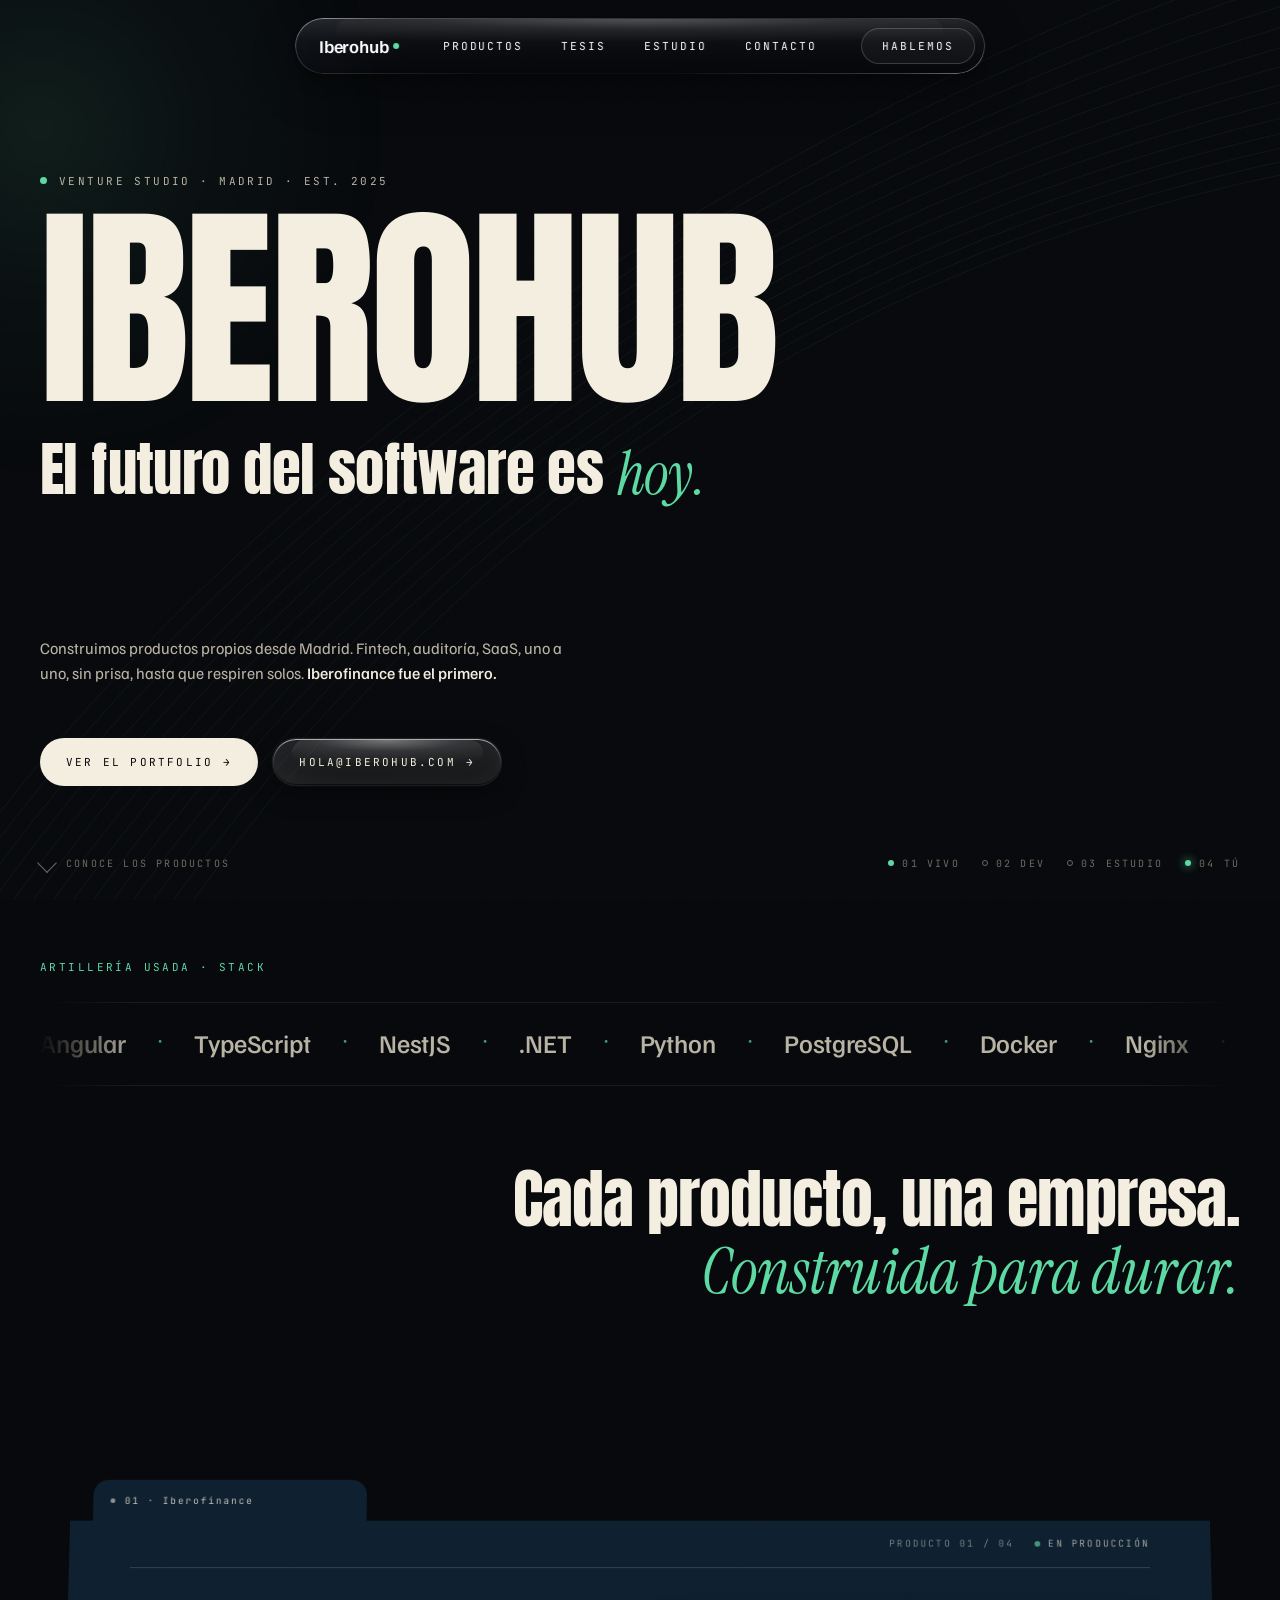
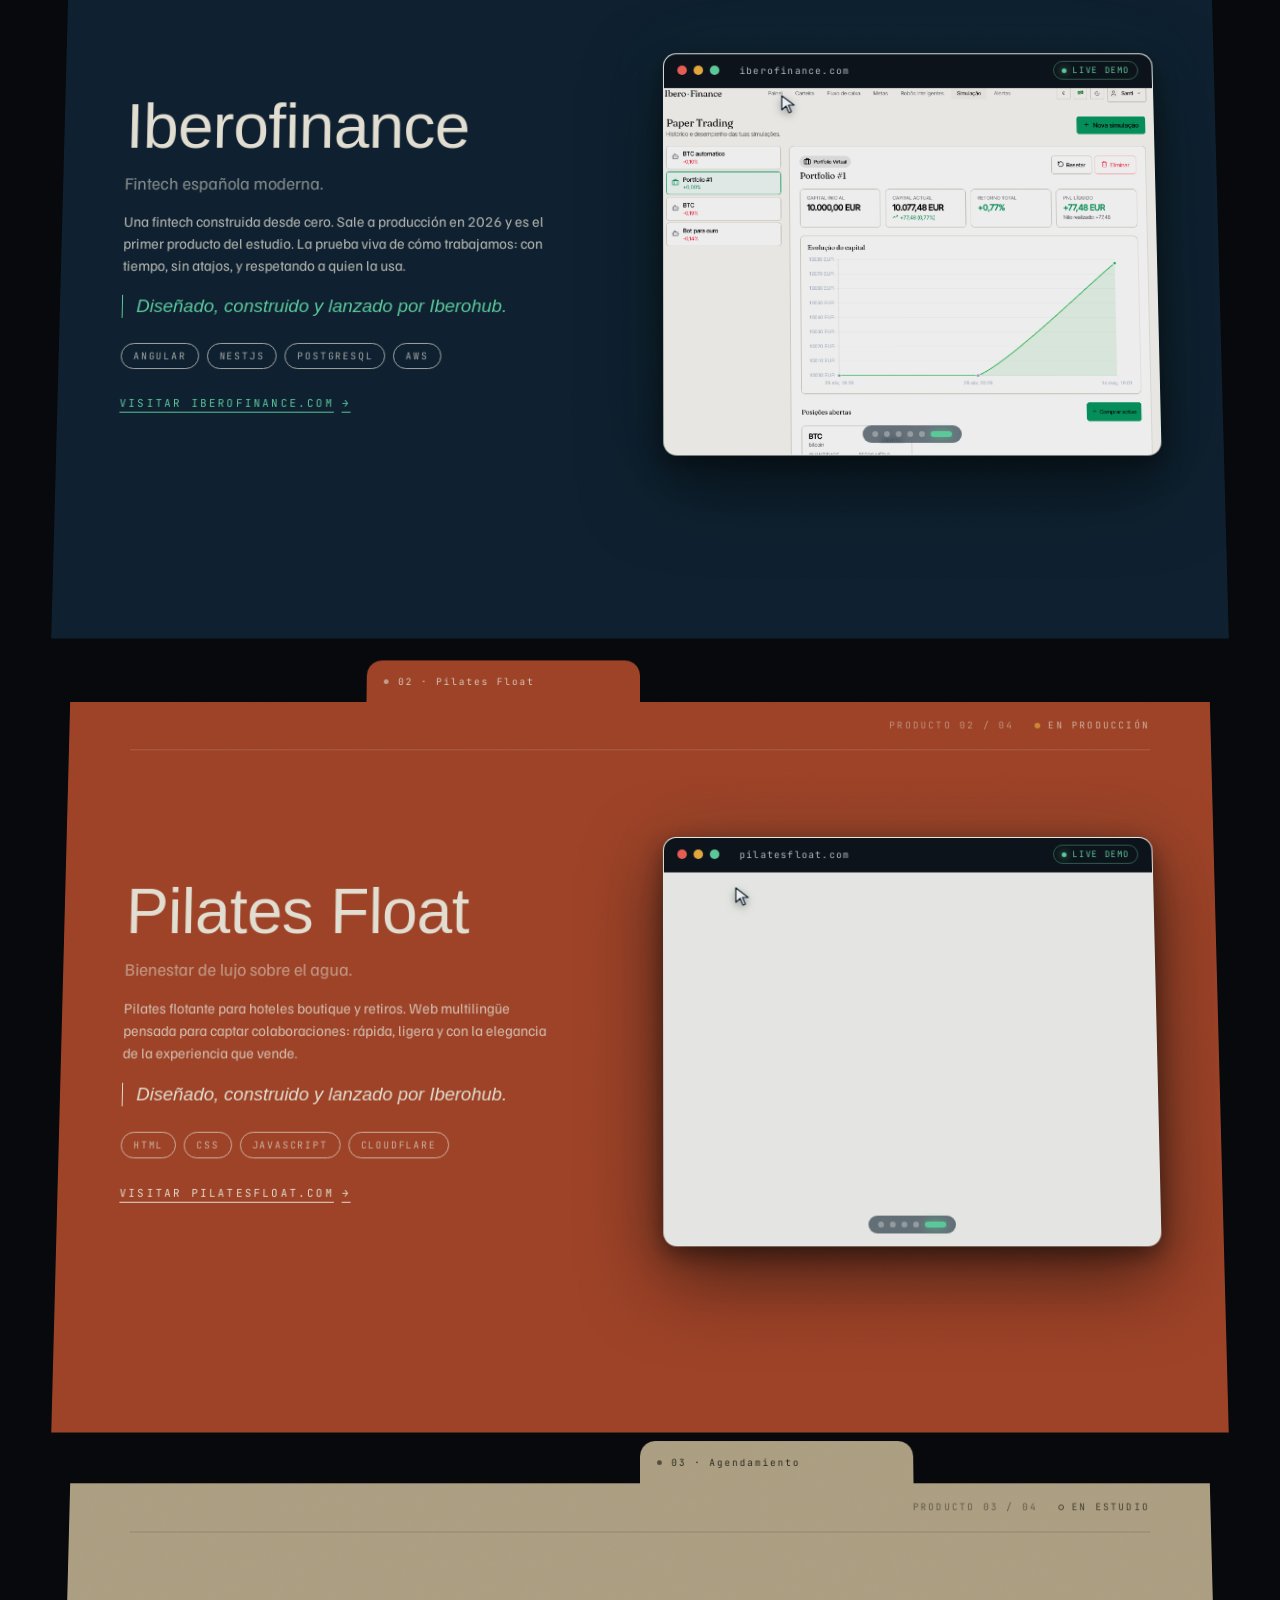
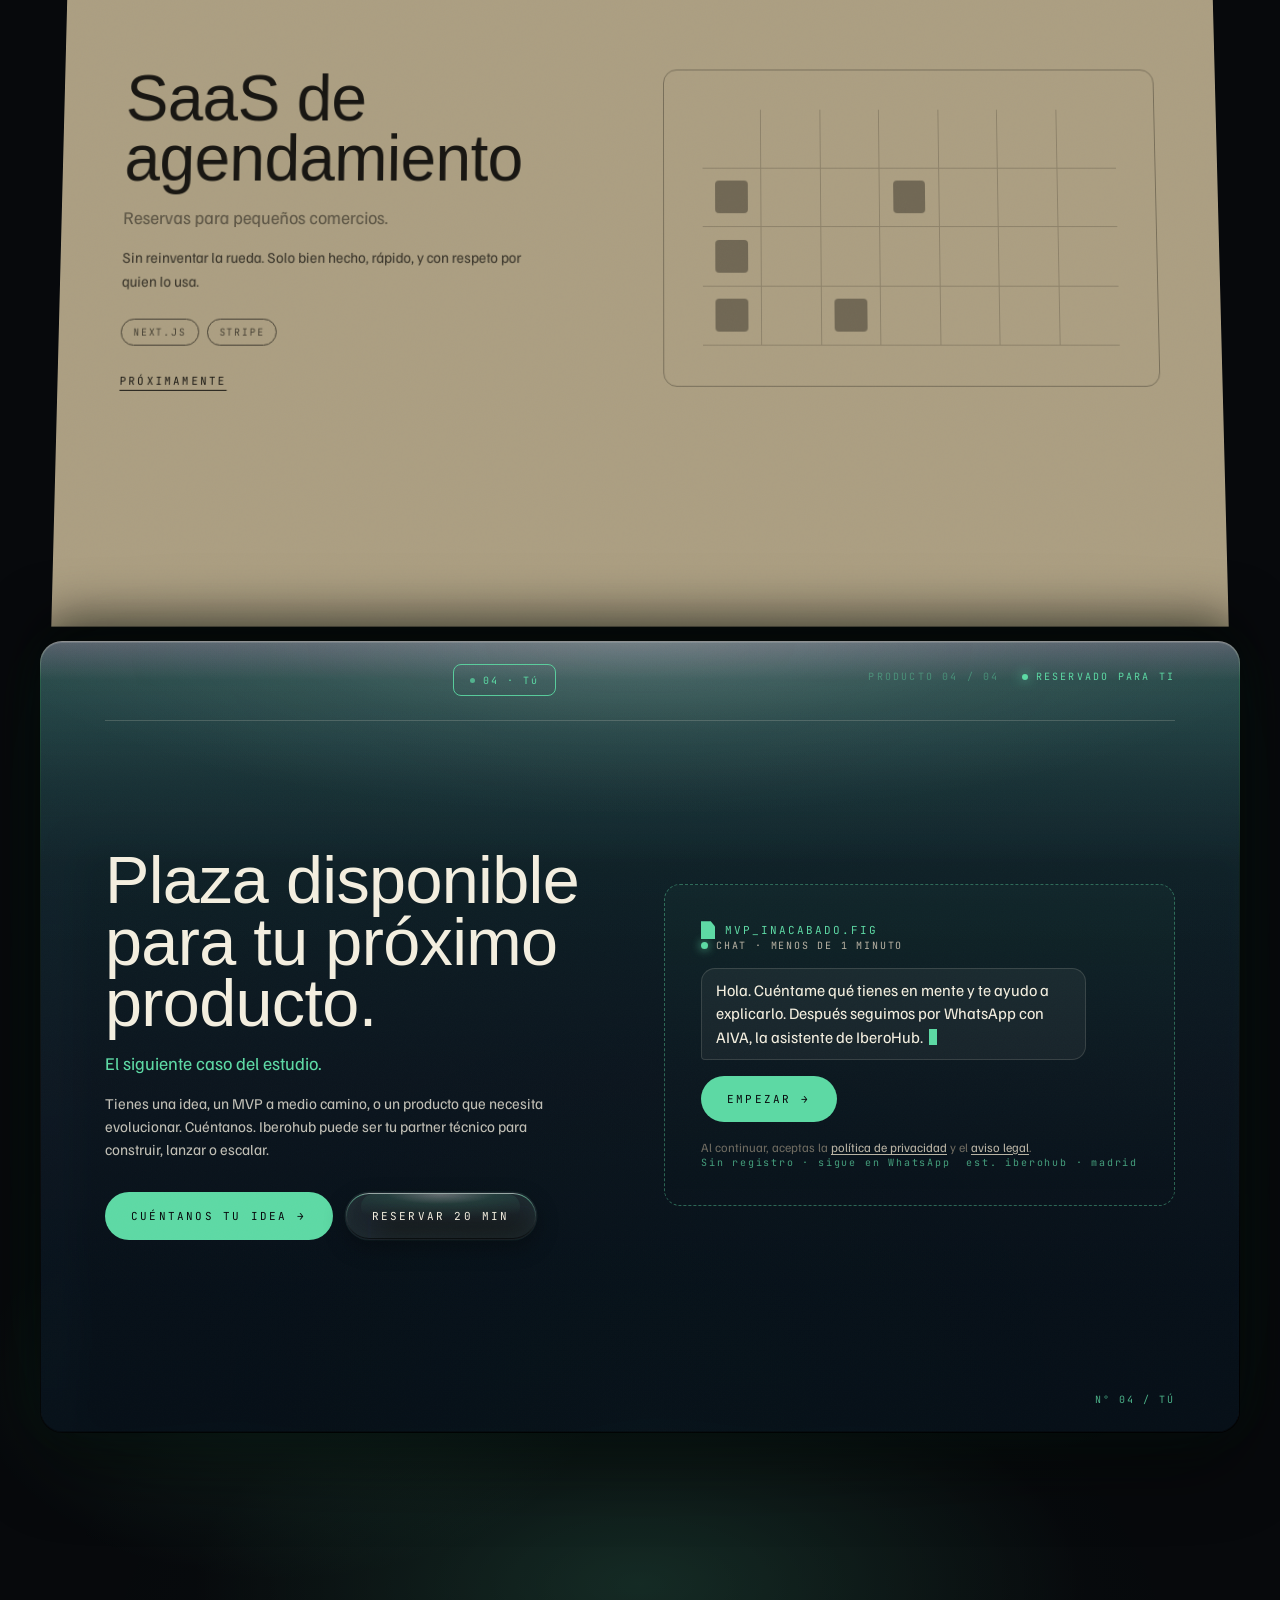
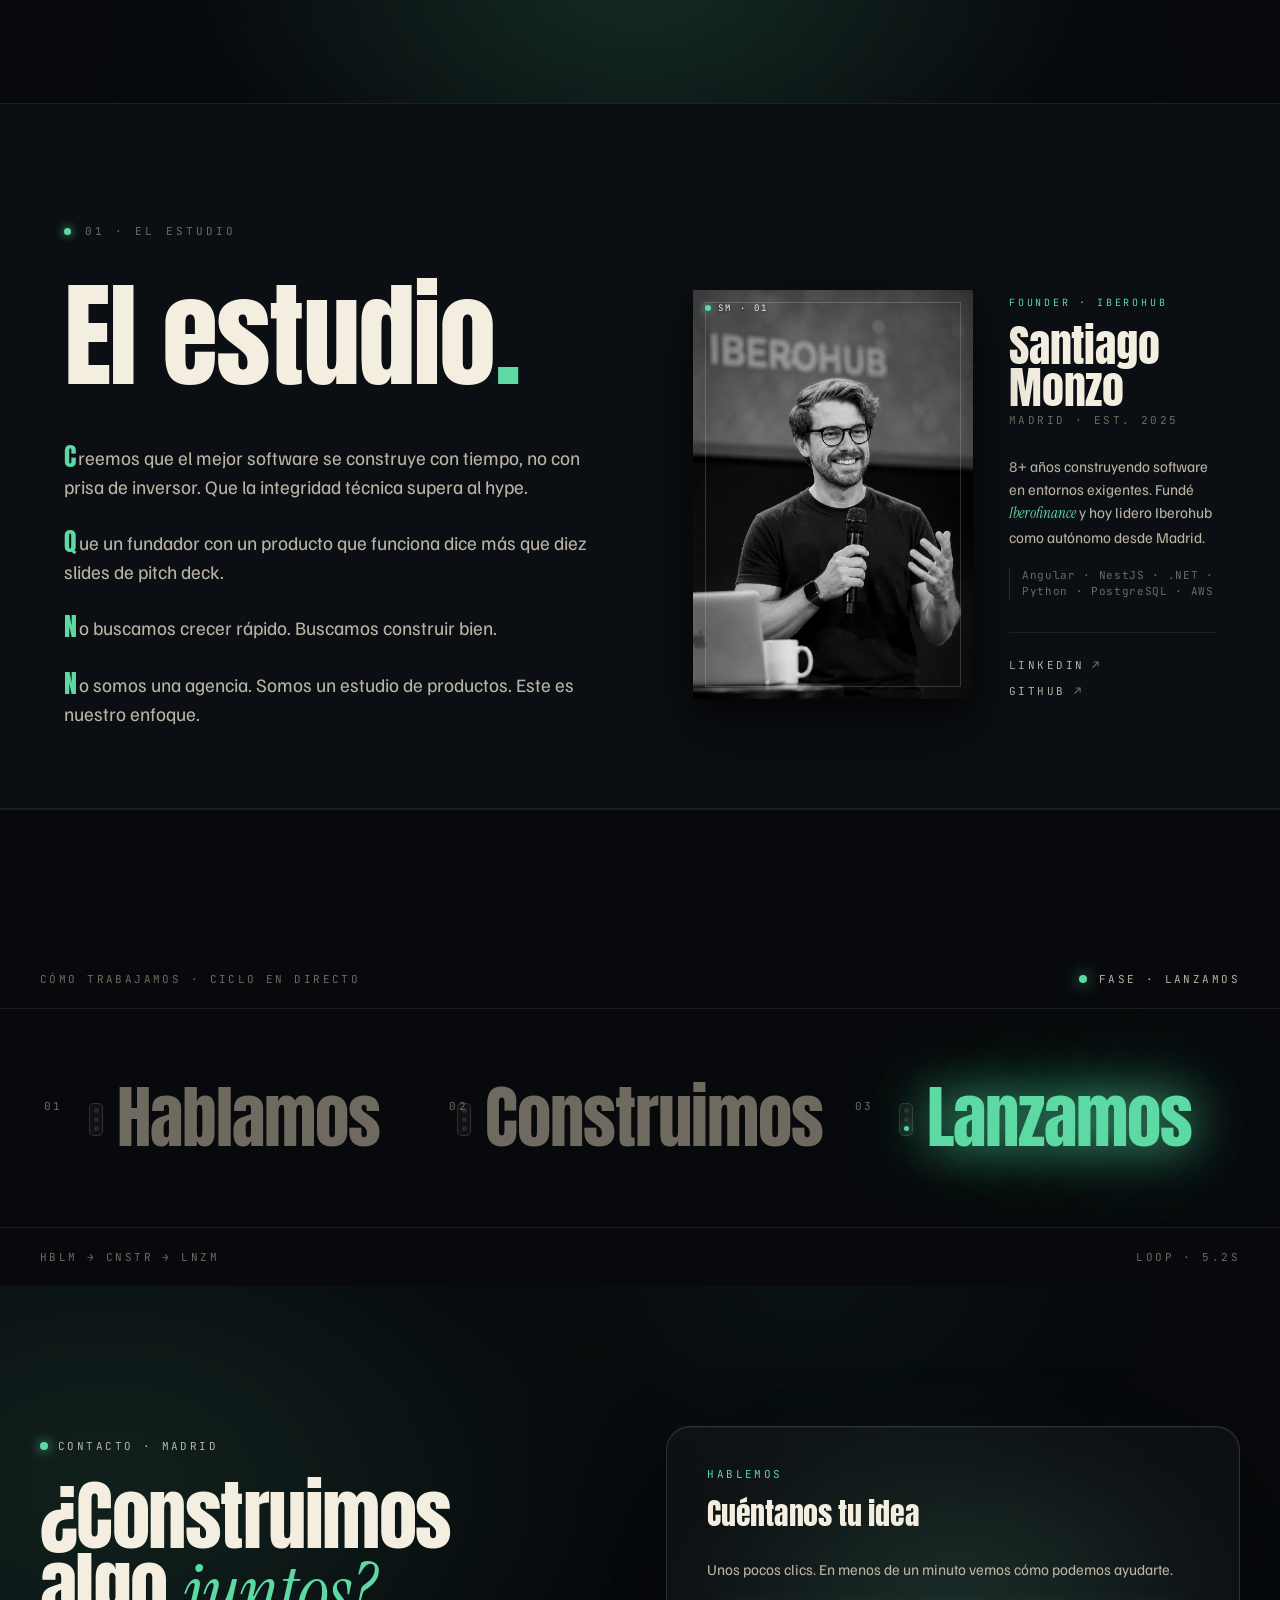
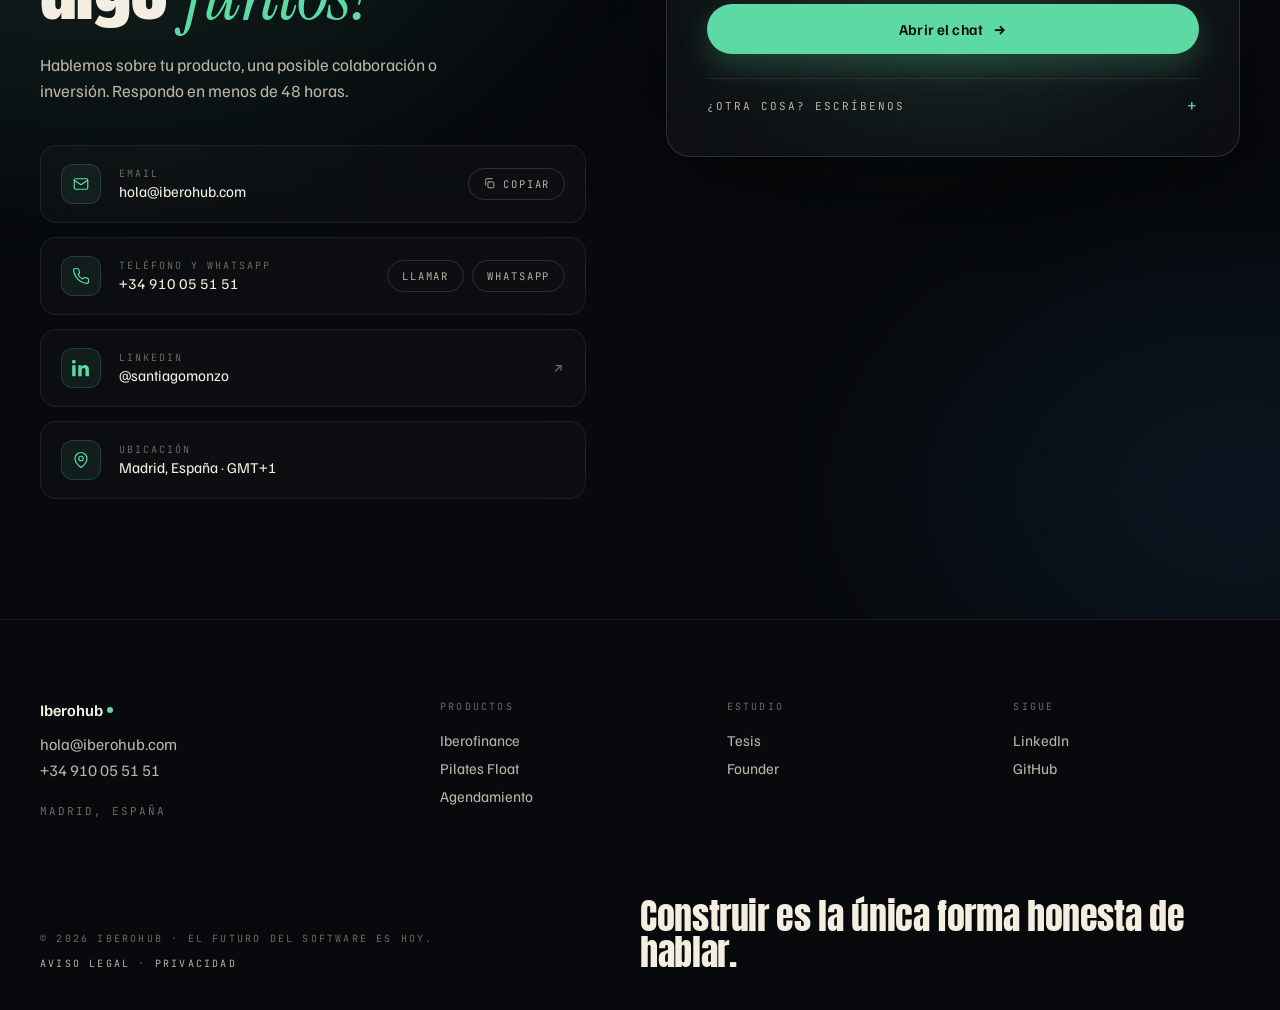
<file: index.html>
<!doctype html>
<html lang="es">

<head>
    <meta charset="utf-8">
    <meta name="viewport" content="width=device-width, initial-scale=1">

    <title>Iberohub — Venture Studio · Madrid</title>
    <meta name="description"
        content="Iberohub es un venture studio de Madrid. Construimos productos propios. Fintech, auditoría, SaaS, uno a uno, sin prisa. Iberofinance fue el primero.">

    <meta property="og:title" content="Iberohub. Venture studio en Madrid">
    <meta property="og:description" content="Construimos productos propios. Iberofinance fue el primero.">
    <meta property="og:image" content="https://iberohub.com/assets/images/og-iberohub-v2.png">
    <meta property="og:url" content="https://iberohub.com">
    <meta property="og:type" content="website">
    <meta property="og:locale" content="es_ES">
    <meta name="twitter:card" content="summary_large_image">

    <link rel="icon" type="image/png" sizes="32x32" href="./assets/images/favicon-32.png">
    <link rel="icon" type="image/png" sizes="48x48" href="./assets/images/favicon-48.png">
    <link rel="icon" type="image/png" sizes="192x192" href="./assets/images/favicon-192.png">
    <link rel="icon" type="image/png" sizes="512x512" href="./assets/images/favicon-512.png">
    <link rel="apple-touch-icon" sizes="180x180" href="./assets/images/apple-touch-icon.png">

    <link rel="preconnect" href="https://fonts.googleapis.com">
    <link rel="preconnect" href="https://fonts.gstatic.com" crossorigin>
    <link
        href="https://fonts.googleapis.com/css2?family=Anton&family=Familjen+Grotesk:wght@400;500;600;700&family=Instrument+Serif:ital@0;1&family=JetBrains+Mono:wght@300;400;500&display=swap"
        rel="stylesheet">

    <link rel="stylesheet" href="./assets/css/style.css">
    <link rel="stylesheet" href="./assets/css/folders.css">
    <link rel="stylesheet" href="./assets/css/chatbot.css">
    <script defer src="./assets/js/main.js"></script>
    <script defer src="./assets/js/chatbot-config.js"></script>
    <script defer src="./assets/js/chatbot.js"></script>

    <script type="application/ld+json">
    {
      "@context": "https://schema.org",
      "@type": "Organization",
      "name": "Iberohub",
      "url": "https://iberohub.com",
      "description": "Venture studio de Madrid que construye, opera y escala sus propios productos de software.",
      "telephone": "+34 910 05 51 51",
      "address": { "@type": "PostalAddress", "addressLocality": "Madrid", "addressCountry": "ES" },
      "founder": { "@type": "Person", "name": "Santiago Monzo" },
      "subOrganization": [
        { "@type": "Organization", "name": "Iberofinance", "url": "https://iberofinance.com" }
      ]
    }
    </script>
</head>

<body>

    <!-- ====================== LIQUID GLASS · SVG FILTERS ====================== -->
    <svg class="lg-filters" aria-hidden="true" focusable="false">
        <defs>
            <!-- Refracción suave para elementos pequeños (botones, navbar): scale bajo -->
            <filter id="lg-distort-sm" x="0%" y="0%" width="100%" height="100%">
                <feTurbulence type="fractalNoise" baseFrequency="0.012 0.018" numOctaves="2" seed="14" result="noise"/>
                <feGaussianBlur in="noise" stdDeviation="2" result="softNoise"/>
                <feDisplacementMap in="SourceGraphic" in2="softNoise" scale="14" xChannelSelector="R" yChannelSelector="G"/>
            </filter>

            <!-- Refracción para paneles grandes (card 04): scale más visible -->
            <filter id="lg-distort-lg" x="0%" y="0%" width="100%" height="100%">
                <feTurbulence type="fractalNoise" baseFrequency="0.006 0.009" numOctaves="2" seed="42" result="noise"/>
                <feGaussianBlur in="noise" stdDeviation="2.5" result="softNoise"/>
                <feDisplacementMap in="SourceGraphic" in2="softNoise" scale="32" xChannelSelector="R" yChannelSelector="G"/>
            </filter>
        </defs>
    </svg>

    <!-- ====================== NAV ====================== -->
    <nav class="nav" id="nav">
        <a class="brand" href="#top" aria-label="Iberohub. Inicio">
            Iberohub<span class="dot" aria-hidden="true"></span>
        </a>
        <div class="links">
            <a href="#productos">Productos</a>
            <a href="#tesis">Tesis</a>
            <a href="#estudio">Estudio</a>
            <a href="#contacto">Contacto</a>
        </div>
        <a href="#contacto" class="cta">Hablemos</a>
    </nav>

    <main id="top">

        <!-- ====================== HERO ====================== -->
        <section class="hero" id="hero">
            <div class="hero-cursor-glow" aria-hidden="true"></div>

            <div class="hero-bg" aria-hidden="true">
                <svg viewBox="0 0 1920 1080" preserveAspectRatio="none">
                    <g class="lines" id="hero-lines"><!-- paths generadas por JS --></g>
                </svg>
            </div>
            <div class="hero-grain" aria-hidden="true"></div>

            <div class="eyebrow">
                <span class="pulse" aria-hidden="true"></span>
                Venture Studio · Madrid · Est. 2025
            </div>

            <h1 class="iberohub-mark" id="iberohub-mark" data-letters="IBEROHUB" aria-label="IBEROHUB"></h1>

            <h2 class="hero-sub" id="hero-sub" aria-live="polite">
                <span class="sub-phrase is-active" data-phrase="0">El futuro del software es <em>hoy.</em></span>
                <span class="sub-phrase" data-phrase="1">Construido en Madrid, pensado para el <em>mundo.</em></span>
                <span class="sub-phrase" data-phrase="2">Productos propios, sin <em>prisa.</em></span>
                <span class="sub-phrase" data-phrase="3">Software del mañana, <em>hoy.</em></span>
                <span class="sub-phrase" data-phrase="4">Iterar es respetar al <em>usuario.</em></span>
            </h2>

            <p class="hero-body">
                Construimos productos propios desde Madrid. Fintech, auditoría, SaaS,
                uno a uno, sin prisa, hasta que respiren solos.
                <strong>Iberofinance fue el primero.</strong>
            </p>

            <div class="hero-ctas">
                <a href="#productos" class="btn primary">
                    Ver el portfolio <span class="arrow">→</span>
                </a>
                <a href="mailto:hola@iberohub.com" class="btn ghost">
                    hola@iberohub.com <span class="arrow">→</span>
                </a>
            </div>

            <div class="hero-bottom">
                <a href="#productos" class="scroll-hint">
                    <span class="arrow-down" aria-hidden="true"></span>
                    Conoce los productos
                </a>
                <div class="hero-stack-status" aria-label="Estado de los productos">
                    <div class="item"><span class="marker" aria-hidden="true"></span>01 Vivo</div>
                    <div class="item dev"><span class="marker" aria-hidden="true"></span>02 Dev</div>
                    <div class="item dev"><span class="marker" aria-hidden="true"></span>03 Estudio</div>
                    <div class="item hook"><span class="marker" aria-hidden="true"></span>04 Tú</div>
                </div>
            </div>
        </section>

        <!-- ====================== BANNER · ARTILLERÍA USADA + MANIFIESTO ====================== -->
        <section class="artilleria" aria-labelledby="artilleria-label">
            <p class="artilleria-label" id="artilleria-label">Artillería usada · Stack</p>

            <div class="artilleria-marquee" id="artilleria-marquee">
                <div class="artilleria-track">
                    <span class="art-item">Angular</span><span class="art-sep" aria-hidden="true">•</span>
                    <span class="art-item">TypeScript</span><span class="art-sep" aria-hidden="true">•</span>
                    <span class="art-item">NestJS</span><span class="art-sep" aria-hidden="true">•</span>
                    <span class="art-item">.NET</span><span class="art-sep" aria-hidden="true">•</span>
                    <span class="art-item">Python</span><span class="art-sep" aria-hidden="true">•</span>
                    <span class="art-item">PostgreSQL</span><span class="art-sep" aria-hidden="true">•</span>
                    <span class="art-item">Docker</span><span class="art-sep" aria-hidden="true">•</span>
                    <span class="art-item">Nginx</span><span class="art-sep" aria-hidden="true">•</span>
                    <span class="art-item">Linux</span><span class="art-sep" aria-hidden="true">•</span>
                    <span class="art-item">CI/CD</span><span class="art-sep" aria-hidden="true">•</span>
                    <!-- duplicado para loop seamless -->
                    <span class="art-item" aria-hidden="true">Angular</span><span class="art-sep"
                        aria-hidden="true">•</span>
                    <span class="art-item" aria-hidden="true">TypeScript</span><span class="art-sep"
                        aria-hidden="true">•</span>
                    <span class="art-item" aria-hidden="true">NestJS</span><span class="art-sep"
                        aria-hidden="true">•</span>
                    <span class="art-item" aria-hidden="true">.NET</span><span class="art-sep"
                        aria-hidden="true">•</span>
                    <span class="art-item" aria-hidden="true">Python</span><span class="art-sep"
                        aria-hidden="true">•</span>
                    <span class="art-item" aria-hidden="true">PostgreSQL</span><span class="art-sep"
                        aria-hidden="true">•</span>
                    <span class="art-item" aria-hidden="true">Docker</span><span class="art-sep"
                        aria-hidden="true">•</span>
                    <span class="art-item" aria-hidden="true">Nginx</span><span class="art-sep"
                        aria-hidden="true">•</span>
                    <span class="art-item" aria-hidden="true">Linux</span><span class="art-sep"
                        aria-hidden="true">•</span>
                    <span class="art-item" aria-hidden="true">CI/CD</span><span class="art-sep"
                        aria-hidden="true">•</span>
                </div>
            </div>

            <h2 class="manifesto" id="manifesto">
                <span class="manifesto-line line-a">Cada producto, una empresa.</span>
                <span class="manifesto-line line-b"><em>Construida para durar.</em></span>
            </h2>
        </section>

        <!-- ====================== STACK DE FOLDERS ====================== -->
        <section class="stack-section" id="productos">
            <div class="aurora" aria-hidden="true"></div>
            <div class="stack-wrap">

                <!-- Folder 01 — Iberofinance -->
                <article class="folder f01" data-card="01">
                    <div class="folder-tab"><span class="tab-dot" aria-hidden="true"></span> 01 · Iberofinance</div>
                    <div class="folder-meta">
                        <span class="label-l">Producto 01 / 04</span>
                        <span class="status-pill"><span class="dot" aria-hidden="true"></span>En producción</span>
                    </div>
                    <div class="folder-divider" aria-hidden="true"></div>

                    <div class="folder-left">
                        <h2>Iberofinance</h2>
                        <p class="lede">Fintech española moderna.</p>
                        <p class="desc">
                            Una fintech construida desde cero. Sale a producción en 2026 y es el primer
                            producto del estudio. La prueba viva de cómo trabajamos: con tiempo, sin atajos,
                            y respetando a quien la usa.
                        </p>
                        <p class="credit">Diseñado, construido y lanzado por Iberohub.</p>
                        <div class="tags">
                            <span class="tag">Angular</span>
                            <span class="tag">NestJS</span>
                            <span class="tag">PostgreSQL</span>
                            <span class="tag">AWS</span>
                        </div>
                        <a class="link" href="https://iberofinance.com" target="_blank" rel="noopener">
                            Visitar iberofinance.com <span class="arrow">→</span>
                        </a>
                    </div>

                    <div class="folder-right">
                        <div class="browser-frame" id="iberofinance-carousel">
                            <div class="browser-bar">
                                <span class="dot r"></span><span class="dot a"></span><span class="dot g"></span>
                                <span class="url">iberofinance.com</span>
                                <span class="live-pill"><span class="live-dot" aria-hidden="true"></span>LIVE
                                    DEMO</span>
                            </div>
                            <div class="carousel">
                                <img class="carousel-img" data-step="0" src="./assets/images/iberofinance/01-painel.png"
                                    alt="Panel principal de Iberofinance" loading="eager" decoding="async">
                                <img class="carousel-img" data-step="1"
                                    src="./assets/images/iberofinance/02-carteira.png" alt="Cartera" loading="lazy"
                                    decoding="async">
                                <img class="carousel-img" data-step="2" src="./assets/images/iberofinance/03-ativos.png"
                                    alt="Explorar activos" loading="lazy" decoding="async">
                                <img class="carousel-img" data-step="3" src="./assets/images/iberofinance/04-fluxo.png"
                                    alt="Flujo de caja" loading="lazy" decoding="async">
                                <img class="carousel-img" data-step="4" src="./assets/images/iberofinance/05-bots.png"
                                    alt="Robots inteligentes" loading="lazy" decoding="async">
                                <img class="carousel-img" data-step="5"
                                    src="./assets/images/iberofinance/06-simulacao.png" alt="Simulación" loading="lazy"
                                    decoding="async">

                                <div class="fake-cursor" id="fake-cursor" aria-hidden="true">
                                    <svg viewBox="0 0 20 24" width="20" height="24" fill="none">
                                        <path d="M2 2 L2 17 L6.5 13 L9.5 20 L12 19 L9 12 L15 12 Z" fill="#ffffff"
                                            stroke="#0e2335" stroke-width="1.2" stroke-linejoin="round" />
                                    </svg>
                                    <span class="cursor-label" id="cursor-label">Painel</span>
                                    <span class="ripple" id="cursor-ripple"></span>
                                    <span class="scroll-burst" id="cursor-scroll"></span>
                                </div>

                                <div class="carousel-progress" aria-hidden="true">
                                    <span class="pdot" data-step="0"></span>
                                    <span class="pdot" data-step="1"></span>
                                    <span class="pdot" data-step="2"></span>
                                    <span class="pdot" data-step="3"></span>
                                    <span class="pdot" data-step="4"></span>
                                    <span class="pdot" data-step="5"></span>
                                </div>
                            </div>
                        </div>
                    </div>
                </article>

                <!-- Folder 02 — Pilates Float -->
                <article class="folder f02" data-card="02">
                    <div class="folder-tab"><span class="tab-dot" aria-hidden="true"></span> 02 · Pilates Float</div>
                    <div class="folder-meta">
                        <span class="label-l">Producto 02 / 04</span>
                        <span class="status-pill"><span class="dot" aria-hidden="true"></span>En producción</span>
                    </div>
                    <div class="folder-divider" aria-hidden="true"></div>

                    <div class="folder-left">
                        <h2>Pilates Float</h2>
                        <p class="lede">Bienestar de lujo sobre el agua.</p>
                        <p class="desc">
                            Pilates flotante para hoteles boutique y retiros. Web multilingüe pensada para
                            captar colaboraciones: rápida, ligera y con la elegancia de la experiencia
                            que vende.
                        </p>
                        <p class="credit">Diseñado, construido y lanzado por Iberohub.</p>
                        <div class="tags">
                            <span class="tag">HTML</span>
                            <span class="tag">CSS</span>
                            <span class="tag">JavaScript</span>
                            <span class="tag">Cloudflare</span>
                        </div>
                        <a class="link" href="https://pilatesfloat.com/es/" target="_blank" rel="noopener">
                            Visitar pilatesfloat.com <span class="arrow">→</span>
                        </a>
                    </div>

                    <div class="folder-right">
                        <div class="browser-frame" id="pilatesfloat-carousel">
                            <div class="browser-bar">
                                <span class="dot r"></span><span class="dot a"></span><span class="dot g"></span>
                                <span class="url">pilatesfloat.com</span>
                                <span class="live-pill"><span class="live-dot" aria-hidden="true"></span>LIVE
                                    DEMO</span>
                            </div>
                            <div class="carousel">
                                <img class="carousel-img" data-step="0" src="./assets/images/pilatesfloat/01-inicio.jpg"
                                    alt="Portada de Pilates Float" loading="lazy" decoding="async">
                                <img class="carousel-img" data-step="1"
                                    src="./assets/images/pilatesfloat/02-hoteles.jpg" alt="Para hoteles y retiros"
                                    loading="lazy" decoding="async">
                                <img class="carousel-img" data-step="2"
                                    src="./assets/images/pilatesfloat/03-experiencias.jpg" alt="Experiencias"
                                    loading="lazy" decoding="async">
                                <img class="carousel-img" data-step="3"
                                    src="./assets/images/pilatesfloat/04-nosotros.jpg" alt="Por qué eligen Pilates Float"
                                    loading="lazy" decoding="async">
                                <img class="carousel-img" data-step="4"
                                    src="./assets/images/pilatesfloat/05-galeria.jpg" alt="Galería en Barcelona"
                                    loading="lazy" decoding="async">

                                <div class="fake-cursor" aria-hidden="true">
                                    <svg viewBox="0 0 20 24" width="20" height="24" fill="none">
                                        <path d="M2 2 L2 17 L6.5 13 L9.5 20 L12 19 L9 12 L15 12 Z" fill="#ffffff"
                                            stroke="#0e2335" stroke-width="1.2" stroke-linejoin="round" />
                                    </svg>
                                    <span class="cursor-label">Inicio</span>
                                    <span class="ripple"></span>
                                    <span class="scroll-burst"></span>
                                </div>

                                <div class="carousel-progress" aria-hidden="true">
                                    <span class="pdot" data-step="0"></span>
                                    <span class="pdot" data-step="1"></span>
                                    <span class="pdot" data-step="2"></span>
                                    <span class="pdot" data-step="3"></span>
                                    <span class="pdot" data-step="4"></span>
                                </div>
                            </div>
                        </div>
                    </div>
                </article>

                <!-- Folder 03 — Agendamiento -->
                <article class="folder f03" data-card="03">
                    <div class="folder-tab"><span class="tab-dot" aria-hidden="true"></span> 03 · Agendamiento</div>
                    <div class="folder-meta">
                        <span class="label-l">Producto 03 / 04</span>
                        <span class="status-pill"><span class="dot" aria-hidden="true"></span>En estudio</span>
                    </div>
                    <div class="folder-divider" aria-hidden="true"></div>

                    <div class="folder-left">
                        <h2>SaaS de agendamiento</h2>
                        <p class="lede">Reservas para pequeños comercios.</p>
                        <p class="desc">
                            Sin reinventar la rueda. Solo bien hecho, rápido, y con respeto por quien lo usa.
                        </p>
                        <div class="tags">
                            <span class="tag">Next.js</span>
                            <span class="tag">Stripe</span>
                        </div>
                        <a class="link">Próximamente</a>
                    </div>

                    <div class="folder-right">
                        <div class="cal-mock" aria-hidden="true">
                            <div class="grid">
                                <div class="cell"></div>
                                <div class="cell"></div>
                                <div class="cell"></div>
                                <div class="cell"></div>
                                <div class="cell"></div>
                                <div class="cell"></div>
                                <div class="cell"></div>
                                <div class="cell filled"></div>
                                <div class="cell"></div>
                                <div class="cell"></div>
                                <div class="cell filled"></div>
                                <div class="cell"></div>
                                <div class="cell"></div>
                                <div class="cell"></div>
                                <div class="cell filled"></div>
                                <div class="cell"></div>
                                <div class="cell"></div>
                                <div class="cell"></div>
                                <div class="cell"></div>
                                <div class="cell"></div>
                                <div class="cell"></div>
                                <div class="cell filled"></div>
                                <div class="cell"></div>
                                <div class="cell filled"></div>
                                <div class="cell"></div>
                                <div class="cell"></div>
                                <div class="cell"></div>
                                <div class="cell"></div>
                            </div>
                        </div>
                    </div>
                </article>

                <!-- Folder 04 — Tú (gancho con aurora scroll-driven) -->
                <article class="folder f04" data-card="04">
                    <div class="folder-tab"><span class="tab-dot" aria-hidden="true"></span> 04 · Tú</div>
                    <div class="folder-meta">
                        <span class="label-l hook-label">Producto 04 / 04</span>
                        <span class="status-pill"><span class="dot" aria-hidden="true"></span>Reservado para ti</span>
                    </div>
                    <div class="folder-divider" aria-hidden="true"></div>

                    <div class="folder-left">
                        <h2>Plaza disponible para tu próximo producto.</h2>
                        <p class="lede mint">El siguiente caso del estudio.</p>
                        <p class="desc">
                            Tienes una idea, un MVP a medio camino, o un producto que necesita evolucionar.
                            Cuéntanos. Iberohub puede ser tu partner técnico para construir, lanzar o escalar.
                        </p>
                        <div class="hook-ctas">
                            <a href="#chat" class="btn hook-primary" data-chat-open>
                                Cuéntanos tu idea <span class="arrow">→</span>
                            </a>
                            <a href="#chat" class="btn hook-secondary" data-chat-booking>Reservar 20 min</a>
                        </div>
                    </div>

                    <div class="folder-right">
                        <div class="hook-card" id="chat">
                            <!-- Clic en cualquier parte de la tarjeta (solo ratón/táctil; el teclado usa "Empezar") -->
                            <button type="button" class="hook-card-open" data-chat-open tabindex="-1" aria-hidden="true"></button>
                            <div class="filename">
                                <span id="hook-filename">tu_idea.txt</span>
                            </div>
                            <div class="hook-preview">
                                <span class="hook-preview-label"><span class="dot" aria-hidden="true"></span>Chat · menos de 1 minuto</span>
                                <p class="chat-msg chat-msg--bot hook-preview-msg"><span data-chat-welcome>Hola. Cuéntame qué tienes en mente y te ayudo a explicarlo. Después seguimos por WhatsApp con AIVA, la asistente de IberoHub.</span><span class="cursor" aria-hidden="true"></span></p>
                                <button type="button" class="btn hook-primary chat-start" data-chat-start>Empezar <span class="arrow" aria-hidden="true">→</span></button>
                                <p class="chat-legal" data-chat-legal></p>
                            </div>
                            <div class="meta-row" aria-hidden="true">
                                <span>Sin registro · sigue en WhatsApp</span>
                                <span>est. iberohub · madrid</span>
                            </div>
                            <div class="chat" id="chat-panel" role="region" hidden></div>
                        </div>
                    </div>

                    <div class="hook-counter" aria-hidden="true">N° 04 / TÚ</div>
                </article>

                <div class="stack-release" aria-hidden="true"></div>
            </div>
        </section>

        <!-- ====================== EL ESTUDIO ====================== -->
        <section class="estudio" id="tesis" aria-labelledby="estudio-title">
            <p class="estudio-eyebrow">
                <span class="dot" aria-hidden="true"></span>
                01 · El estudio
            </p>

            <div class="estudio-grid">
                <div class="estudio-text">
                    <h2 class="estudio-title" id="estudio-title">El estudio<span class="estudio-period" aria-hidden="true">.</span></h2>
                    <div class="estudio-manifesto">
                        <p class="manifesto-frase" data-i="0">Creemos que el mejor software se construye con tiempo, no con
                            prisa de inversor. Que la integridad técnica supera al hype.</p>
                        <p class="manifesto-frase" data-i="1">Que un fundador con un producto que funciona dice más que diez
                            slides de pitch deck.</p>
                        <p class="manifesto-frase" data-i="2">No buscamos crecer rápido. Buscamos construir bien.</p>
                        <p class="manifesto-frase" data-i="3">No somos una agencia. Somos un estudio de productos. Este es
                            nuestro enfoque.</p>
                    </div>
                </div>

                <aside class="estudio-card" aria-label="Tarjeta del estudio">
                    <div class="estudio-photo">
                        <span class="estudio-photo-mark" aria-hidden="true">SM · 01</span>
                        <span class="estudio-photo-frame" aria-hidden="true"></span>
                        <img src="assets/santiago.png" alt="Santiago Monzo" loading="lazy">
                    </div>
                    <div class="estudio-info">
                        <p class="estudio-role">Founder · Iberohub</p>
                        <h3 class="estudio-name">Santiago<br>Monzo</h3>
                        <p class="estudio-loc">Madrid · Est. 2025</p>
                        <p class="estudio-bio">8+ años construyendo software en entornos exigentes. Fundé
                            <em>Iberofinance</em> y hoy lidero Iberohub como autónomo desde Madrid.
                        </p>
                        <p class="estudio-stack">Angular · NestJS · .NET · Python · PostgreSQL · AWS</p>
                        <ul class="estudio-socials">
                            <li><a href="https://www.linkedin.com/in/santiagomonzo/" target="_blank" rel="noopener">LinkedIn</a></li>
                            <li><a href="https://github.com/SantiagoPeres" target="_blank" rel="noopener">GitHub</a></li>
                        </ul>
                    </div>
                </aside>
            </div>
        </section>

        <!-- ====================== SIGNAL — semáforo ====================== -->
        <section class="signal-section" id="proceso" aria-label="Cómo trabajamos">
            <div class="signal-caption">
                <span>Cómo trabajamos · Ciclo en directo</span>
                <span class="state" id="signal-state">
                    <span class="dot" aria-hidden="true"></span>
                    <span class="state-label">Fase · Hablamos</span>
                </span>
            </div>

            <div class="signal-rail">
                <div class="signal-track" id="signal-track">
                    <div class="signal-word red is-active" data-phase="0">
                        <span class="num">01</span>
                        <span class="signal-light" aria-hidden="true">
                            <span class="bulb r"></span><span class="bulb a"></span><span class="bulb g"></span>
                        </span>
                        <span class="text">Hablamos</span>
                    </div>
                    <div class="signal-word amber" data-phase="1">
                        <span class="num">02</span>
                        <span class="signal-light" aria-hidden="true">
                            <span class="bulb r"></span><span class="bulb a"></span><span class="bulb g"></span>
                        </span>
                        <span class="text">Construimos</span>
                    </div>
                    <div class="signal-word green" data-phase="2">
                        <span class="num">03</span>
                        <span class="signal-light" aria-hidden="true">
                            <span class="bulb r"></span><span class="bulb a"></span><span class="bulb g"></span>
                        </span>
                        <span class="text">Lanzamos</span>
                    </div>
                </div>
            </div>

            <div class="signal-caption">
                <span>HBLM → CNSTR → LNZM</span>
                <span>Loop · 5.2s</span>
            </div>
        </section>

        <!-- ====================== CONTACTO ====================== -->
        <section class="contacto" id="contacto" aria-labelledby="contacto-title">
            <div class="contacto-aurora" aria-hidden="true"></div>

            <div class="contacto-grid">
                <!-- Columna izquierda -->
                <div class="contacto-left">
                    <span class="contacto-eyebrow">
                        <span class="pulse" aria-hidden="true"></span>
                        Contacto · Madrid
                    </span>

                    <h2 class="contacto-title" id="contacto-title">
                        ¿Construimos<br>algo <em>juntos?</em>
                    </h2>

                    <p class="contacto-lede">
                        Hablemos sobre tu producto, una posible colaboración o
                        inversión. Respondo en menos de 48&nbsp;horas.
                    </p>

                    <div class="contacto-cards">
                        <!-- Email -->
                        <div class="contacto-card" data-card="email">
                            <span class="card-icon" aria-hidden="true">
                                <svg viewBox="0 0 24 24" fill="none" stroke="currentColor" stroke-width="1.6" stroke-linecap="round" stroke-linejoin="round">
                                    <rect x="3" y="5" width="18" height="14" rx="2"></rect>
                                    <path d="m3 7 9 6 9-6"></path>
                                </svg>
                            </span>
                            <div class="card-body">
                                <span class="card-label">Email</span>
                                <span class="card-value">hola@iberohub.com</span>
                            </div>
                            <button type="button" class="card-action" data-copy="hola@iberohub.com" aria-label="Copiar email">
                                <span class="copy-icon" aria-hidden="true">
                                    <svg viewBox="0 0 24 24" fill="none" stroke="currentColor" stroke-width="1.7" stroke-linecap="round" stroke-linejoin="round">
                                        <rect x="9" y="9" width="11" height="11" rx="2"></rect>
                                        <path d="M5 15V5a2 2 0 0 1 2-2h10"></path>
                                    </svg>
                                </span>
                                <span class="copy-text">Copiar</span>
                            </button>
                        </div>

                        <!-- Teléfono y WhatsApp -->
                        <div class="contacto-card contacto-card--phone">
                            <span class="card-icon" aria-hidden="true">
                                <svg viewBox="0 0 24 24" fill="none" stroke="currentColor" stroke-width="1.6" stroke-linecap="round" stroke-linejoin="round">
                                    <path d="M22 16.92v3a2 2 0 0 1-2.18 2 19.8 19.8 0 0 1-8.63-3.07 19.5 19.5 0 0 1-6-6A19.8 19.8 0 0 1 2.12 4.18 2 2 0 0 1 4.11 2h3a2 2 0 0 1 2 1.72c.13.96.36 1.9.7 2.81a2 2 0 0 1-.45 2.11L8.09 9.91a16 16 0 0 0 6 6l1.27-1.27a2 2 0 0 1 2.11-.45c.91.34 1.85.57 2.81.7A2 2 0 0 1 22 16.92z"></path>
                                </svg>
                            </span>
                            <div class="card-body">
                                <span class="card-label">Teléfono y WhatsApp</span>
                                <span class="card-value">+34 910 05 51 51</span>
                            </div>
                            <div class="card-actions">
                                <a class="card-action" href="tel:+34910055151" aria-label="Llamar al +34 910 05 51 51">Llamar</a>
                                <a class="card-action" href="https://wa.me/34910055151" target="_blank" rel="noopener" aria-label="Escribir por WhatsApp al +34 910 05 51 51 (abre en nueva pestaña)">WhatsApp</a>
                            </div>
                        </div>

                        <!-- LinkedIn -->
                        <a class="contacto-card contacto-card--link" href="https://www.linkedin.com/in/santiagomonzo/" target="_blank" rel="noopener" aria-label="LinkedIn de Santiago Monzo (abre en nueva pestaña)">
                            <span class="card-icon" aria-hidden="true">
                                <svg viewBox="0 0 24 24" fill="currentColor">
                                    <path d="M4.98 3.5C4.98 4.881 3.87 6 2.5 6S0 4.881 0 3.5C0 2.12 1.12 1 2.5 1s2.48 1.12 2.48 2.5zM.22 8.27h4.56V23H.22zM8.34 8.27h4.37v2.02h.06c.61-1.15 2.1-2.37 4.32-2.37 4.62 0 5.48 3.04 5.48 7v8.08h-4.56v-7.16c0-1.71-.03-3.92-2.39-3.92-2.39 0-2.76 1.86-2.76 3.79V23H8.34z"></path>
                                </svg>
                            </span>
                            <div class="card-body">
                                <span class="card-label">LinkedIn</span>
                                <span class="card-value">@santiagomonzo</span>
                            </div>
                            <span class="card-arrow" aria-hidden="true">↗</span>
                        </a>

                        <!-- Ubicación -->
                        <div class="contacto-card contacto-card--static">
                            <span class="card-icon" aria-hidden="true">
                                <svg viewBox="0 0 24 24" fill="none" stroke="currentColor" stroke-width="1.6" stroke-linecap="round" stroke-linejoin="round">
                                    <path d="M20 10c0 6-8 12-8 12s-8-6-8-12a8 8 0 0 1 16 0z"></path>
                                    <circle cx="12" cy="10" r="3"></circle>
                                </svg>
                            </span>
                            <div class="card-body">
                                <span class="card-label">Ubicación</span>
                                <span class="card-value">Madrid, España · GMT+1</span>
                            </div>
                        </div>
                    </div>
                </div>

                <!-- Columna derecha: form -->
                <div class="contacto-right">
                    <div class="contacto-form-glow" aria-hidden="true"></div>

                    <div class="contacto-form contacto-cta">
                        <div class="form-header">
                            <span class="form-eyebrow">Hablemos</span>
                            <h3 class="form-title">Cuéntanos tu idea</h3>
                        </div>

                        <p class="contacto-cta-text">Unos pocos clics. En menos de un minuto vemos cómo podemos ayudarte.</p>

                        <a href="#chat" class="form-submit" data-chat-open>
                            <span class="submit-label">Abrir el chat</span>
                            <span class="submit-arrow" aria-hidden="true">→</span>
                        </a>

                        <details class="contacto-otro">
                            <summary>¿Otra cosa? Escríbenos</summary>
                            <p class="contacto-otro-text">Para inversión, colaboración u otros temas.</p>

                    <form class="contacto-otro-form" id="contacto-form" action="https://formspree.io/f/mzzpqgvw" method="POST" novalidate>
                        <div class="form-field">
                            <input type="text" id="f-nombre" name="nombre" required autocomplete="name" placeholder=" ">
                            <label for="f-nombre">Nombre</label>
                        </div>

                        <div class="form-field">
                            <input type="email" id="f-email" name="email" required autocomplete="email" placeholder=" ">
                            <label for="f-email">Email</label>
                        </div>

                        <div class="form-field form-field--select">
                            <select id="f-tipo" name="tipo" required>
                                <option value="" disabled selected>Selecciona un tipo</option>
                                <option value="inversion">Inversión</option>
                                <option value="colaboracion">Colaboración</option>
                                <option value="otro">Otro</option>
                            </select>
                            <label for="f-tipo">Tipo</label>
                        </div>

                        <div class="form-field form-field--textarea">
                            <textarea id="f-mensaje" name="mensaje" rows="5" required placeholder=" "></textarea>
                            <label for="f-mensaje">Mensaje</label>
                        </div>

                        <div class="form-honeypot" aria-hidden="true">
                            <label for="f-website">No rellenar</label>
                            <input type="text" id="f-website" name="_gotcha" tabindex="-1" autocomplete="off">
                        </div>

                        <p class="chat-legal">Al enviar, aceptas la <a href="privacidad">política de privacidad</a>.</p>

                        <button type="submit" class="form-submit">
                            <span class="submit-label">Enviar mensaje</span>
                            <span class="submit-arrow" aria-hidden="true">→</span>
                        </button>

                        <div class="form-status" id="form-status" role="status" aria-live="polite"></div>
                    </form>
                        </details>
                    </div>
                </div>
            </div>
        </section>

    </main>

    <!-- ====================== FOOTER ====================== -->
    <footer>
        <div class="foot">
            <div class="foot-col foot-brand">
                <div class="logo">Iberohub<span class="dot" aria-hidden="true"></span></div>
                <div class="email"><a href="mailto:hola@iberohub.com">hola@iberohub.com</a></div>
                <div class="tel"><a href="tel:+34910055151">+34 910 05 51 51</a></div>
                <div class="loc">Madrid, España</div>
            </div>
            <div class="foot-col">
                <h4>Productos</h4>
                <ul>
                    <li><a href="https://iberofinance.com" target="_blank" rel="noopener">Iberofinance</a></li>
                    <li><a href="https://pilatesfloat.com/es/" target="_blank" rel="noopener">Pilates Float</a></li>
                    <li><a href="#productos">Agendamiento</a></li>
                </ul>
            </div>
            <div class="foot-col" id="estudio">
                <h4>Estudio</h4>
                <ul>
                    <li><a href="#tesis">Tesis</a></li>
                    <li><a href="#tesis">Founder</a></li>
                </ul>
            </div>
            <div class="foot-col">
                <h4>Sigue</h4>
                <ul>
                    <li><a href="https://www.linkedin.com/in/santiagomonzo/" target="_blank" rel="noopener">LinkedIn</a>
                    </li>
                    <li><a href="https://github.com/SantiagoPeres" target="_blank" rel="noopener">GitHub</a></li>
                </ul>
            </div>
        </div>
        <div class="foot-end">
            <div class="foot-legal">
                <span>© 2026 IBEROHUB · El futuro del software es hoy.</span>
                <span class="foot-legal-links"><a href="aviso-legal">Aviso legal</a> · <a href="privacidad">Privacidad</a></span>
            </div>
            <span class="quote">Construir es la única forma honesta de hablar.</span>
        </div>
    </footer>

</body>

</html>
</file>
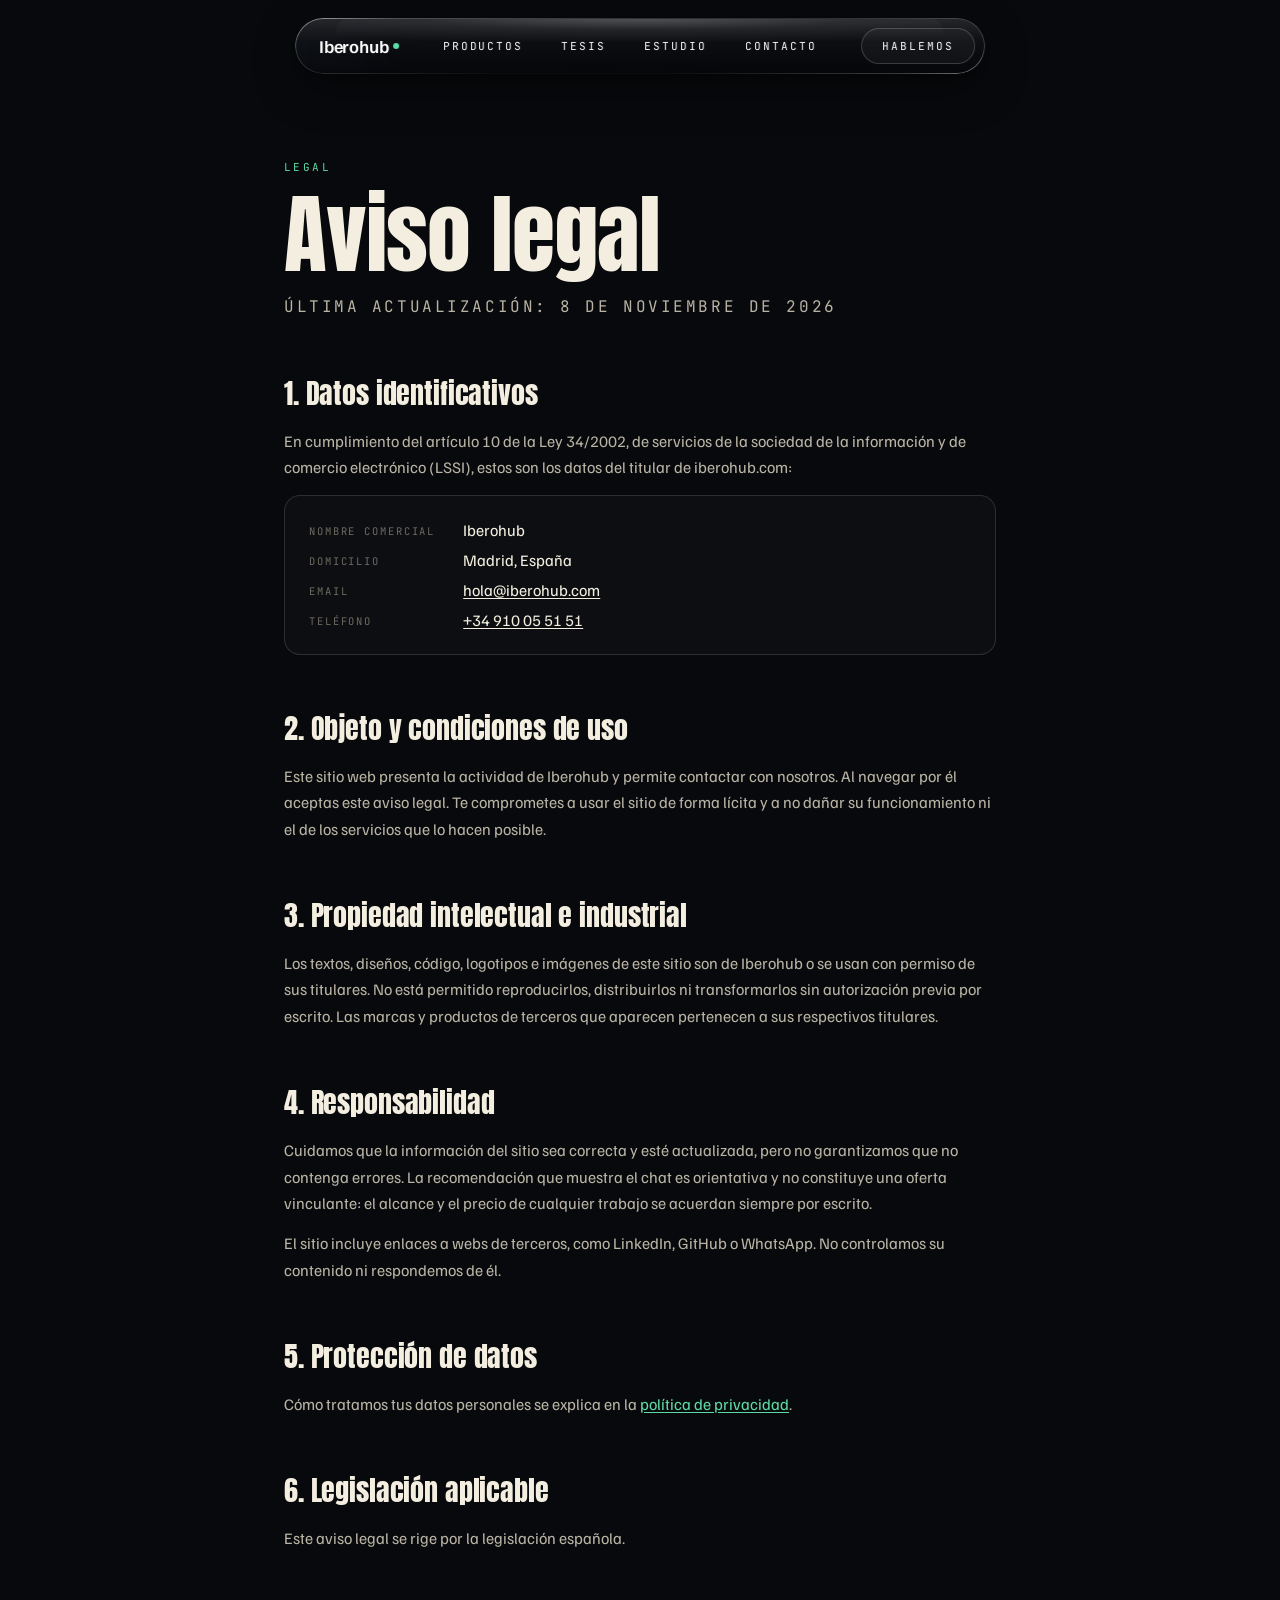
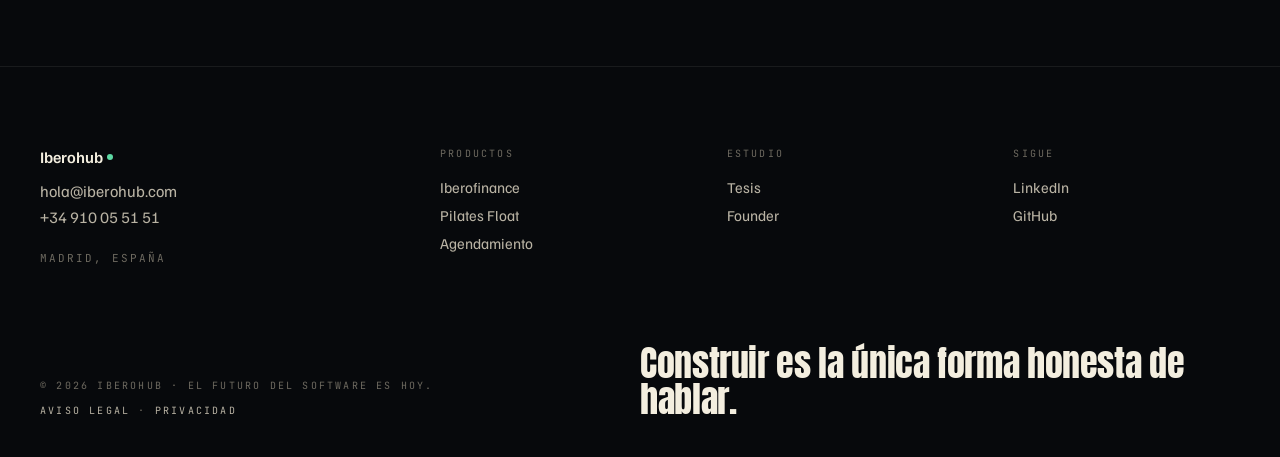
<file: aviso-legal.html>
<!doctype html>
<html lang="es">

<head>
    <meta charset="utf-8">
    <meta name="viewport" content="width=device-width, initial-scale=1">

    <title>Aviso legal · Iberohub</title>
    <meta name="description" content="Aviso legal de iberohub.com: datos del titular y condiciones de uso.">
    <meta name="robots" content="noindex, follow">
    <link rel="canonical" href="https://iberohub.com/aviso-legal">

    <link rel="icon" type="image/png" sizes="32x32" href="./assets/images/favicon-32.png">
    <link rel="icon" type="image/png" sizes="48x48" href="./assets/images/favicon-48.png">
    <link rel="icon" type="image/png" sizes="192x192" href="./assets/images/favicon-192.png">
    <link rel="icon" type="image/png" sizes="512x512" href="./assets/images/favicon-512.png">
    <link rel="apple-touch-icon" sizes="180x180" href="./assets/images/apple-touch-icon.png">

    <link rel="preconnect" href="https://fonts.googleapis.com">
    <link rel="preconnect" href="https://fonts.gstatic.com" crossorigin>
    <link
        href="https://fonts.googleapis.com/css2?family=Anton&family=Familjen+Grotesk:wght@400;500;600;700&family=Instrument+Serif:ital@0;1&family=JetBrains+Mono:wght@300;400;500&display=swap"
        rel="stylesheet">

    <link rel="stylesheet" href="./assets/css/style.css">
    <link rel="stylesheet" href="./assets/css/legal.css">
</head>

<body>

    <!-- ====================== LIQUID GLASS · SVG FILTERS ====================== -->
    <svg class="lg-filters" aria-hidden="true" focusable="false">
        <defs>
            <!-- Refracción suave para elementos pequeños (botones, navbar): scale bajo -->
            <filter id="lg-distort-sm" x="0%" y="0%" width="100%" height="100%">
                <feTurbulence type="fractalNoise" baseFrequency="0.012 0.018" numOctaves="2" seed="14" result="noise"/>
                <feGaussianBlur in="noise" stdDeviation="2" result="softNoise"/>
                <feDisplacementMap in="SourceGraphic" in2="softNoise" scale="14" xChannelSelector="R" yChannelSelector="G"/>
            </filter>

            <!-- Refracción para paneles grandes (card 04): scale más visible -->
            <filter id="lg-distort-lg" x="0%" y="0%" width="100%" height="100%">
                <feTurbulence type="fractalNoise" baseFrequency="0.006 0.009" numOctaves="2" seed="42" result="noise"/>
                <feGaussianBlur in="noise" stdDeviation="2.5" result="softNoise"/>
                <feDisplacementMap in="SourceGraphic" in2="softNoise" scale="32" xChannelSelector="R" yChannelSelector="G"/>
            </filter>
        </defs>
    </svg>

    <!-- ====================== NAV ====================== -->
    <nav class="nav" id="nav">
        <a class="brand" href="./" aria-label="Iberohub. Inicio">
            Iberohub<span class="dot" aria-hidden="true"></span>
        </a>
        <div class="links">
            <a href="./#productos">Productos</a>
            <a href="./#tesis">Tesis</a>
            <a href="./#estudio">Estudio</a>
            <a href="./#contacto">Contacto</a>
        </div>
        <a href="./#contacto" class="cta">Hablemos</a>
    </nav>

    <main class="legal" id="top">
        <span class="legal-eyebrow">Legal</span>
        <h1>Aviso legal</h1>
        <p class="legal-updated">Última actualización: 8 de noviembre de 2026</p>

        <h2>1. Datos identificativos</h2>
        <p>En cumplimiento del artículo 10 de la Ley 34/2002, de servicios de la sociedad de la información y de comercio electrónico (LSSI), estos son los datos del titular de iberohub.com:</p>
            <!-- TODO: falta el NIF y el domicilio comercial completo del titular (LSSI art. 10 y RGPD art. 13). -->
            <dl class="legal-data">
                <dt>Nombre comercial</dt>
                <dd>Iberohub</dd>
                <dt>Domicilio</dt>
                <dd>Madrid, España</dd>
                <dt>Email</dt>
                <dd><a href="mailto:hola@iberohub.com">hola@iberohub.com</a></dd>
                <dt>Teléfono</dt>
                <dd><a href="tel:+34910055151">+34 910 05 51 51</a></dd>
            </dl>

        <h2>2. Objeto y condiciones de uso</h2>
        <p>Este sitio web presenta la actividad de Iberohub y permite contactar con nosotros. Al navegar por él aceptas este aviso legal. Te comprometes a usar el sitio de forma lícita y a no dañar su funcionamiento ni el de los servicios que lo hacen posible.</p>

        <h2>3. Propiedad intelectual e industrial</h2>
        <p>Los textos, diseños, código, logotipos e imágenes de este sitio son de Iberohub o se usan con permiso de sus titulares. No está permitido reproducirlos, distribuirlos ni transformarlos sin autorización previa por escrito. Las marcas y productos de terceros que aparecen pertenecen a sus respectivos titulares.</p>

        <h2>4. Responsabilidad</h2>
        <p>Cuidamos que la información del sitio sea correcta y esté actualizada, pero no garantizamos que no contenga errores. La recomendación que muestra el chat es orientativa y no constituye una oferta vinculante: el alcance y el precio de cualquier trabajo se acuerdan siempre por escrito.</p>
        <p>El sitio incluye enlaces a webs de terceros, como LinkedIn, GitHub o WhatsApp. No controlamos su contenido ni respondemos de él.</p>

        <h2>5. Protección de datos</h2>
        <p>Cómo tratamos tus datos personales se explica en la <a href="privacidad">política de privacidad</a>.</p>

        <h2>6. Legislación aplicable</h2>
        <p>Este aviso legal se rige por la legislación española.</p>
    </main>

    <footer>
        <div class="foot">
            <div class="foot-col foot-brand">
                <div class="logo">Iberohub<span class="dot" aria-hidden="true"></span></div>
                <div class="email"><a href="mailto:hola@iberohub.com">hola@iberohub.com</a></div>
                <div class="tel"><a href="tel:+34910055151">+34 910 05 51 51</a></div>
                <div class="loc">Madrid, España</div>
            </div>
            <div class="foot-col">
                <h4>Productos</h4>
                <ul>
                    <li><a href="https://iberofinance.com" target="_blank" rel="noopener">Iberofinance</a></li>
                    <li><a href="https://pilatesfloat.com/es/" target="_blank" rel="noopener">Pilates Float</a></li>
                    <li><a href="./#productos">Agendamiento</a></li>
                </ul>
            </div>
            <div class="foot-col" id="estudio">
                <h4>Estudio</h4>
                <ul>
                    <li><a href="./#tesis">Tesis</a></li>
                    <li><a href="./#tesis">Founder</a></li>
                </ul>
            </div>
            <div class="foot-col">
                <h4>Sigue</h4>
                <ul>
                    <li><a href="https://www.linkedin.com/in/santiagomonzo/" target="_blank" rel="noopener">LinkedIn</a>
                    </li>
                    <li><a href="https://github.com/SantiagoPeres" target="_blank" rel="noopener">GitHub</a></li>
                </ul>
            </div>
        </div>
        <div class="foot-end">
            <div class="foot-legal">
                <span>© 2026 IBEROHUB · El futuro del software es hoy.</span>
                <span class="foot-legal-links"><a href="aviso-legal">Aviso legal</a> · <a href="privacidad">Privacidad</a></span>
            </div>
            <span class="quote">Construir es la única forma honesta de hablar.</span>
        </div>
    </footer>

</body>

</html>
</file>
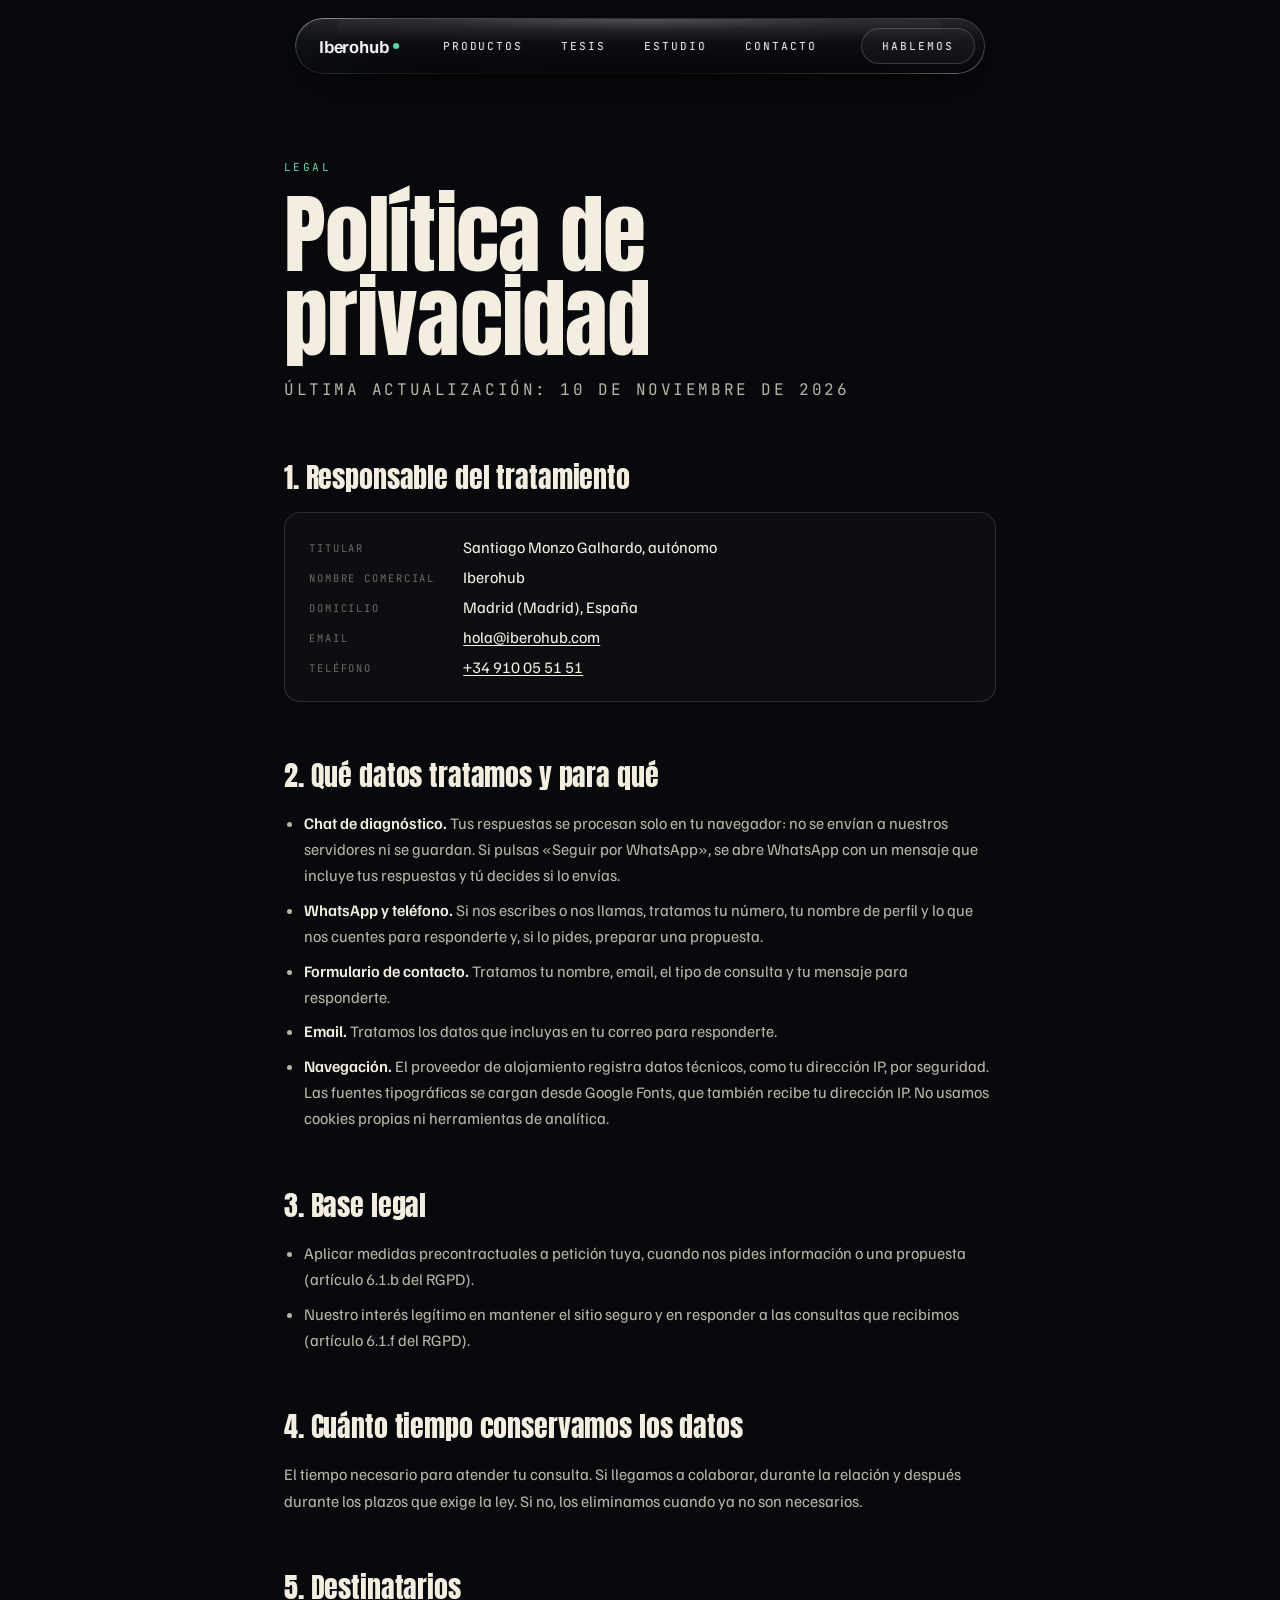
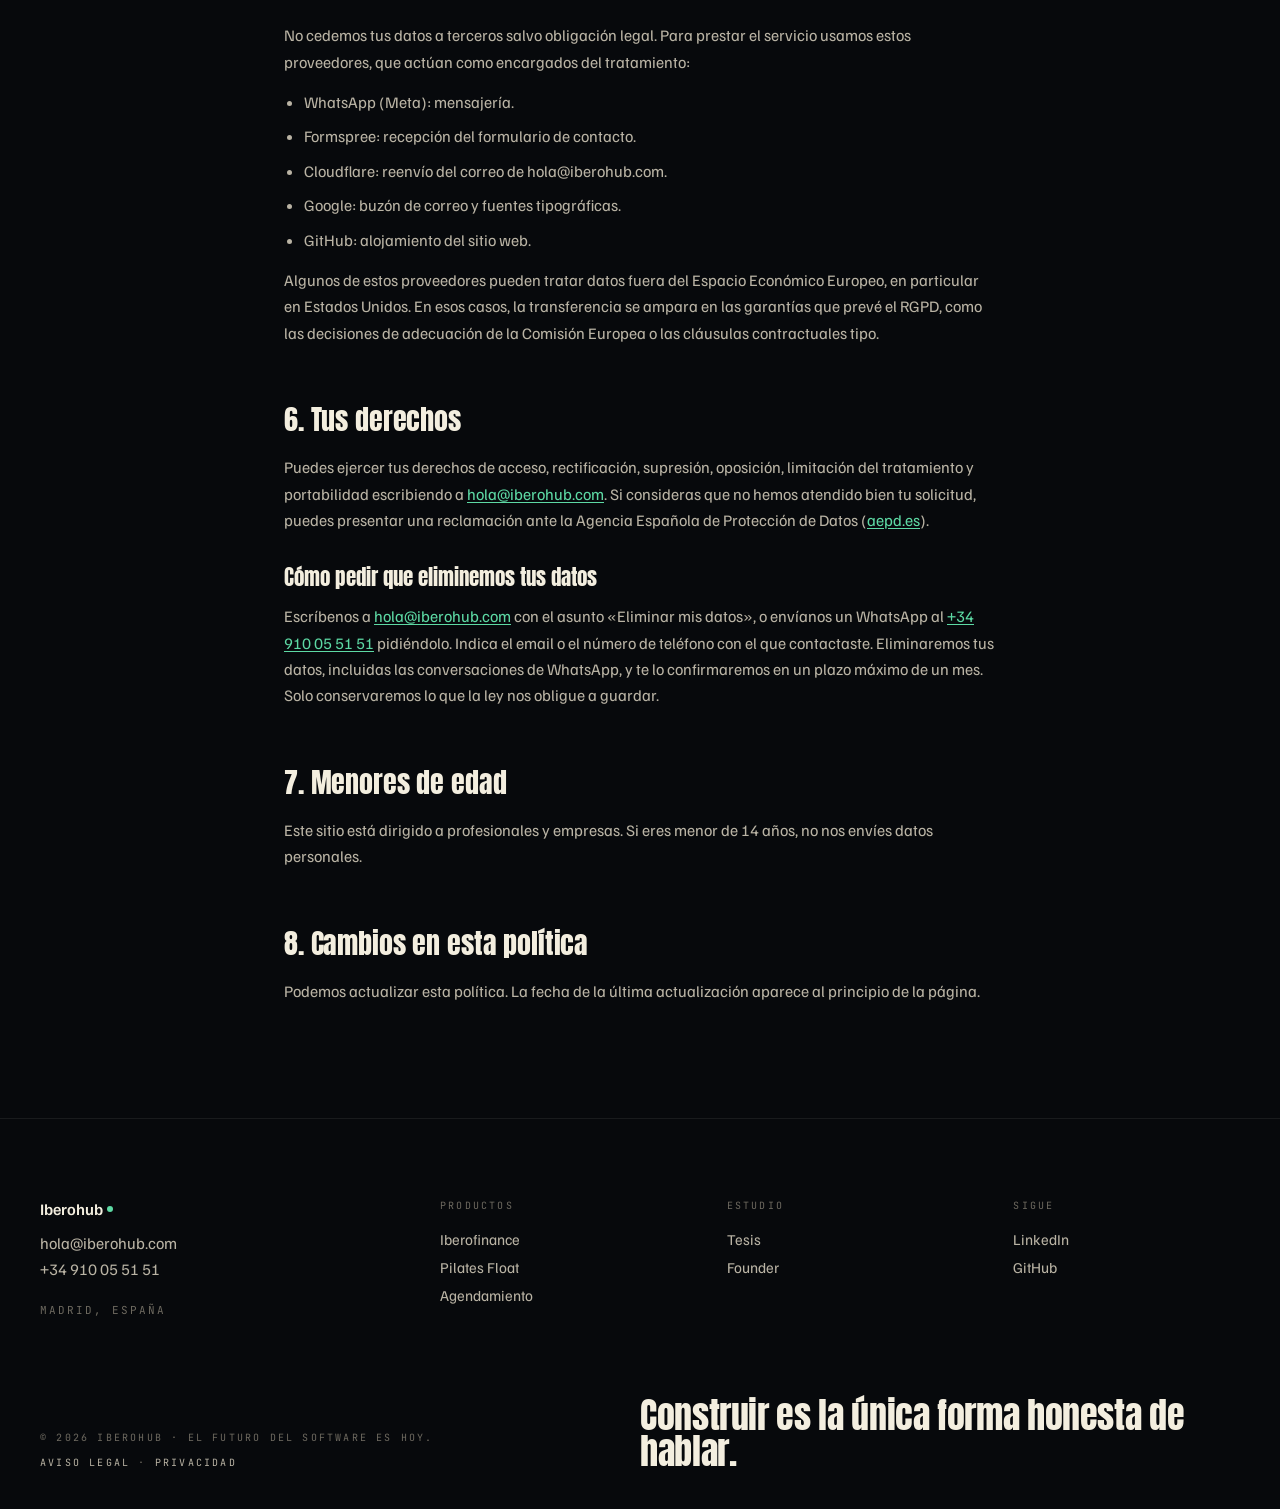
<file: privacidad.html>
<!doctype html>
<html lang="es">

<head>
    <meta charset="utf-8">
    <meta name="viewport" content="width=device-width, initial-scale=1">

    <title>Política de privacidad · Iberohub</title>
    <meta name="description" content="Política de privacidad de iberohub.com: qué datos tratamos, para qué y cómo ejercer tus derechos.">
    <meta name="robots" content="noindex, follow">
    <link rel="canonical" href="https://iberohub.com/privacidad">

    <link rel="icon" type="image/png" sizes="32x32" href="./assets/images/favicon-32.png">
    <link rel="icon" type="image/png" sizes="48x48" href="./assets/images/favicon-48.png">
    <link rel="icon" type="image/png" sizes="192x192" href="./assets/images/favicon-192.png">
    <link rel="icon" type="image/png" sizes="512x512" href="./assets/images/favicon-512.png">
    <link rel="apple-touch-icon" sizes="180x180" href="./assets/images/apple-touch-icon.png">

    <link rel="preconnect" href="https://fonts.googleapis.com">
    <link rel="preconnect" href="https://fonts.gstatic.com" crossorigin>
    <link
        href="https://fonts.googleapis.com/css2?family=Anton&family=Familjen+Grotesk:wght@400;500;600;700&family=Instrument+Serif:ital@0;1&family=JetBrains+Mono:wght@300;400;500&display=swap"
        rel="stylesheet">

    <link rel="stylesheet" href="./assets/css/style.css">
    <link rel="stylesheet" href="./assets/css/legal.css">
</head>

<body>

    <!-- ====================== LIQUID GLASS · SVG FILTERS ====================== -->
    <svg class="lg-filters" aria-hidden="true" focusable="false">
        <defs>
            <!-- Refracción suave para elementos pequeños (botones, navbar): scale bajo -->
            <filter id="lg-distort-sm" x="0%" y="0%" width="100%" height="100%">
                <feTurbulence type="fractalNoise" baseFrequency="0.012 0.018" numOctaves="2" seed="14" result="noise"/>
                <feGaussianBlur in="noise" stdDeviation="2" result="softNoise"/>
                <feDisplacementMap in="SourceGraphic" in2="softNoise" scale="14" xChannelSelector="R" yChannelSelector="G"/>
            </filter>

            <!-- Refracción para paneles grandes (card 04): scale más visible -->
            <filter id="lg-distort-lg" x="0%" y="0%" width="100%" height="100%">
                <feTurbulence type="fractalNoise" baseFrequency="0.006 0.009" numOctaves="2" seed="42" result="noise"/>
                <feGaussianBlur in="noise" stdDeviation="2.5" result="softNoise"/>
                <feDisplacementMap in="SourceGraphic" in2="softNoise" scale="32" xChannelSelector="R" yChannelSelector="G"/>
            </filter>
        </defs>
    </svg>

    <!-- ====================== NAV ====================== -->
    <nav class="nav" id="nav">
        <a class="brand" href="./" aria-label="Iberohub. Inicio">
            Iberohub<span class="dot" aria-hidden="true"></span>
        </a>
        <div class="links">
            <a href="./#productos">Productos</a>
            <a href="./#tesis">Tesis</a>
            <a href="./#estudio">Estudio</a>
            <a href="./#contacto">Contacto</a>
        </div>
        <a href="./#contacto" class="cta">Hablemos</a>
    </nav>

    <main class="legal" id="top">
        <span class="legal-eyebrow">Legal</span>
        <h1>Política de privacidad</h1>
        <p class="legal-updated">Última actualización: 10 de noviembre de 2026</p>

        <h2>1. Responsable del tratamiento</h2>
            <!-- TODO: falta el NIF y el domicilio comercial completo del titular (LSSI art. 10 y RGPD art. 13). -->
            <dl class="legal-data">
                <dt>Titular</dt>
                <dd>Santiago Monzo Galhardo, autónomo</dd>
                <dt>Nombre comercial</dt>
                <dd>Iberohub</dd>
                <dt>Domicilio</dt>
                <dd>Madrid (Madrid), España</dd>
                <dt>Email</dt>
                <dd><a href="mailto:hola@iberohub.com">hola@iberohub.com</a></dd>
                <dt>Teléfono</dt>
                <dd><a href="tel:+34910055151">+34 910 05 51 51</a></dd>
            </dl>

        <h2>2. Qué datos tratamos y para qué</h2>
        <ul>
            <li><strong>Chat de diagnóstico.</strong> Tus respuestas se procesan solo en tu navegador: no se envían a nuestros servidores ni se guardan. Si pulsas «Seguir por WhatsApp», se abre WhatsApp con un mensaje que incluye tus respuestas y tú decides si lo envías.</li>
            <li><strong>WhatsApp y teléfono.</strong> Si nos escribes o nos llamas, tratamos tu número, tu nombre de perfil y lo que nos cuentes para responderte y, si lo pides, preparar una propuesta.</li>
            <li><strong>Formulario de contacto.</strong> Tratamos tu nombre, email, el tipo de consulta y tu mensaje para responderte.</li>
            <li><strong>Email.</strong> Tratamos los datos que incluyas en tu correo para responderte.</li>
            <li><strong>Navegación.</strong> El proveedor de alojamiento registra datos técnicos, como tu dirección IP, por seguridad. Las fuentes tipográficas se cargan desde Google Fonts, que también recibe tu dirección IP. No usamos cookies propias ni herramientas de analítica.</li>
        </ul>

        <h2>3. Base legal</h2>
        <ul>
            <li>Aplicar medidas precontractuales a petición tuya, cuando nos pides información o una propuesta (artículo 6.1.b del RGPD).</li>
            <li>Nuestro interés legítimo en mantener el sitio seguro y en responder a las consultas que recibimos (artículo 6.1.f del RGPD).</li>
        </ul>

        <h2>4. Cuánto tiempo conservamos los datos</h2>
        <p>El tiempo necesario para atender tu consulta. Si llegamos a colaborar, durante la relación y después durante los plazos que exige la ley. Si no, los eliminamos cuando ya no son necesarios.</p>

        <h2>5. Destinatarios</h2>
        <p>No cedemos tus datos a terceros salvo obligación legal. Para prestar el servicio usamos estos proveedores, que actúan como encargados del tratamiento:</p>
        <ul>
            <li>WhatsApp (Meta): mensajería.</li>
            <li>Formspree: recepción del formulario de contacto.</li>
            <li>Cloudflare: reenvío del correo de hola@iberohub.com.</li>
            <li>Google: buzón de correo y fuentes tipográficas.</li>
            <li>GitHub: alojamiento del sitio web.</li>
        </ul>
        <p>Algunos de estos proveedores pueden tratar datos fuera del Espacio Económico Europeo, en particular en Estados Unidos. En esos casos, la transferencia se ampara en las garantías que prevé el RGPD, como las decisiones de adecuación de la Comisión Europea o las cláusulas contractuales tipo.</p>

        <h2>6. Tus derechos</h2>
        <p>Puedes ejercer tus derechos de acceso, rectificación, supresión, oposición, limitación del tratamiento y portabilidad escribiendo a <a href="mailto:hola@iberohub.com">hola@iberohub.com</a>. Si consideras que no hemos atendido bien tu solicitud, puedes presentar una reclamación ante la Agencia Española de Protección de Datos (<a href="https://www.aepd.es" target="_blank" rel="noopener">aepd.es</a>).</p>

        <h3 id="eliminar-datos">Cómo pedir que eliminemos tus datos</h3>
        <p>Escríbenos a <a href="mailto:hola@iberohub.com?subject=Eliminar%20mis%20datos">hola@iberohub.com</a> con el asunto «Eliminar mis datos», o envíanos un WhatsApp al <a href="https://wa.me/34910055151">+34 910 05 51 51</a> pidiéndolo. Indica el email o el número de teléfono con el que contactaste. Eliminaremos tus datos, incluidas las conversaciones de WhatsApp, y te lo confirmaremos en un plazo máximo de un mes. Solo conservaremos lo que la ley nos obligue a guardar.</p>

        <h2>7. Menores de edad</h2>
        <p>Este sitio está dirigido a profesionales y empresas. Si eres menor de 14 años, no nos envíes datos personales.</p>

        <h2>8. Cambios en esta política</h2>
        <p>Podemos actualizar esta política. La fecha de la última actualización aparece al principio de la página.</p>
    </main>

    <footer>
        <div class="foot">
            <div class="foot-col foot-brand">
                <div class="logo">Iberohub<span class="dot" aria-hidden="true"></span></div>
                <div class="email"><a href="mailto:hola@iberohub.com">hola@iberohub.com</a></div>
                <div class="tel"><a href="tel:+34910055151">+34 910 05 51 51</a></div>
                <div class="loc">Madrid, España</div>
            </div>
            <div class="foot-col">
                <h4>Productos</h4>
                <ul>
                    <li><a href="https://iberofinance.com" target="_blank" rel="noopener">Iberofinance</a></li>
                    <li><a href="https://pilatesfloat.com/es/" target="_blank" rel="noopener">Pilates Float</a></li>
                    <li><a href="./#productos">Agendamiento</a></li>
                </ul>
            </div>
            <div class="foot-col" id="estudio">
                <h4>Estudio</h4>
                <ul>
                    <li><a href="./#tesis">Tesis</a></li>
                    <li><a href="./#tesis">Founder</a></li>
                </ul>
            </div>
            <div class="foot-col">
                <h4>Sigue</h4>
                <ul>
                    <li><a href="https://www.linkedin.com/in/santiagomonzo/" target="_blank" rel="noopener">LinkedIn</a>
                    </li>
                    <li><a href="https://github.com/SantiagoPeres" target="_blank" rel="noopener">GitHub</a></li>
                </ul>
            </div>
        </div>
        <div class="foot-end">
            <div class="foot-legal">
                <span>© 2026 IBEROHUB · El futuro del software es hoy.</span>
                <span class="foot-legal-links"><a href="aviso-legal">Aviso legal</a> · <a href="privacidad">Privacidad</a></span>
            </div>
            <span class="quote">Construir es la única forma honesta de hablar.</span>
        </div>
    </footer>

</body>

</html>
</file>
<file: assets/css/style.css>
/* ============================================================
   IBEROHUB · Implementación del design handoff (Anton + folders stack + signal)
   ============================================================ */

:root {
    --bg: #07090c;
    --bg-2: #0b0e13;
    --ink: #f3eedf;
    --ink-dim: #b9b3a4;
    --ink-mute: #6e6a60;
    --line: rgba(243, 238, 223, 0.08);
    --line-2: rgba(243, 238, 223, 0.14);

    --mint: #5dd9a4;
    --mint-soft: #2a8f6a;

    /* product colors */
    --navy: #0e2335;
    --rust: #ad4628;
    --sand: #b9aa89;
    --hook: #0a1825;

    /* signal */
    --red: #e3503c;
    --amber: #f3b13a;
    --green: #5dd9a4;

    --font-display: "Anton", "Archivo Black", "Helvetica Neue", sans-serif;
    --font-body: "Familjen Grotesk", "Inter", system-ui, sans-serif;
    --font-mono: "JetBrains Mono", ui-monospace, monospace;
    --font-italic: "Instrument Serif", "Times New Roman", serif;
}

/* Hidden SVG container for liquid glass filters */
.lg-filters {
    position: fixed;
    width: 0;
    height: 0;
    pointer-events: none;
    overflow: hidden;
}

* { box-sizing: border-box; }
html, body {
    margin: 0;
    padding: 0;
    background: var(--bg);
    color: var(--ink);
    font-family: var(--font-body);
    -webkit-font-smoothing: antialiased;
    -moz-osx-font-smoothing: grayscale;
}
html { scroll-behavior: smooth; }
body { overflow-x: hidden; }

a { color: inherit; text-decoration: none; }
img, svg { max-width: 100%; height: auto; display: block; }
::selection { background: var(--mint); color: #07090c; }

/* ============================================================
   NAV — Liquid glass pill (Apple-style), floating centered
   ============================================================ */
.nav {
    position: fixed;
    top: 18px;
    left: 50%;
    transform: translateX(-50%);
    display: inline-flex;
    align-items: center;
    justify-content: space-between;
    gap: 44px;
    padding: 10px 10px 10px 24px;
    z-index: 50;
    max-width: calc(100vw - 32px);
    isolation: isolate;

    /* Layered background: top sheen + dark glass body */
    background:
        linear-gradient(
            180deg,
            rgba(255, 255, 255, 0.12) 0%,
            rgba(255, 255, 255, 0.03) 42%,
            rgba(255, 255, 255, 0) 100%
        ),
        rgba(11, 14, 19, 0.42);
    backdrop-filter: url(#lg-distort-sm) blur(22px) saturate(180%) contrast(110%);
    -webkit-backdrop-filter: blur(22px) saturate(180%) contrast(110%);
    border-radius: 999px;
    box-shadow:
        0 14px 44px rgba(0, 0, 0, 0.38),
        0 3px 8px rgba(0, 0, 0, 0.22),
        inset 0 -1px 0 rgba(0, 0, 0, 0.32);
    transition: background 0.4s ease, box-shadow 0.4s ease;
}

/* Gradient border — light catching the rim of the glass */
.nav::before {
    content: '';
    position: absolute;
    inset: 0;
    border-radius: inherit;
    padding: 1px;
    background: linear-gradient(
        160deg,
        rgba(255, 255, 255, 0.6)  0%,
        rgba(255, 255, 255, 0.2)  12%,
        rgba(255, 255, 255, 0.04) 42%,
        rgba(255, 255, 255, 0.04) 62%,
        rgba(255, 255, 255, 0.22) 90%,
        rgba(255, 255, 255, 0.5)  100%
    );
    -webkit-mask:
        linear-gradient(#000 0 0) content-box,
        linear-gradient(#000 0 0);
    -webkit-mask-composite: xor;
            mask-composite: exclude;
    pointer-events: none;
    z-index: -1;
}

/* Top specular sheen — the "wet" highlight */
.nav::after {
    content: '';
    position: absolute;
    inset: 1px 6% auto 6%;
    height: 42%;
    border-radius: 999px;
    background: radial-gradient(
        80% 100% at 50% 0%,
        rgba(255, 255, 255, 0.22) 0%,
        rgba(255, 255, 255, 0.05) 45%,
        rgba(255, 255, 255, 0)    100%
    );
    pointer-events: none;
    z-index: -1;
    opacity: 0.9;
}

.nav:hover {
    background:
        linear-gradient(
            180deg,
            rgba(255, 255, 255, 0.15) 0%,
            rgba(255, 255, 255, 0.04) 42%,
            rgba(255, 255, 255, 0) 100%
        ),
        rgba(11, 14, 19, 0.52);
}
.nav .brand {
    font-family: var(--font-body);
    font-weight: 600;
    font-size: 18px;
    letter-spacing: -0.01em;
    display: flex; align-items: center; gap: 4px;
    color: #fff;
}
.nav .brand .dot {
    width: 6px; height: 6px; background: var(--mint);
    border-radius: 50%; display: inline-block;
}
.nav .links {
    display: flex; gap: 38px;
    font-family: var(--font-mono);
    font-size: 11px;
    letter-spacing: 0.18em;
    text-transform: uppercase;
    color: #fff;
}
.nav .links a { transition: opacity 0.2s; }
.nav .links a:hover { opacity: 0.6; }
.nav .cta {
    border: 1px solid rgba(255, 255, 255, 0.18);
    border-radius: 100px;
    padding: 10px 20px;
    font-family: var(--font-mono);
    font-size: 11px;
    letter-spacing: 0.18em;
    text-transform: uppercase;
    color: #fff;
    cursor: pointer;
    background: rgba(255, 255, 255, 0.04);
    transition: background 0.25s ease, border-color 0.25s ease, color 0.25s ease;
}
.nav .cta:hover {
    background: var(--mint);
    border-color: var(--mint);
    color: var(--bg);
}

/* ============================================================
   HERO
   ============================================================ */
.hero {
    position: relative;
    min-height: 100vh;
    padding: 140px 40px 80px;
    overflow: hidden;
    display: flex; flex-direction: column; justify-content: center;
}

.hero-bg { position: absolute; inset: 0; pointer-events: none; }
.hero-bg svg { width: 100%; height: 100%; }
.hero-bg .lines path {
    stroke: rgba(93, 217, 164, 0.13);
    fill: none;
    stroke-width: 0.7;
}

.hero-grain {
    position: absolute; inset: 0; pointer-events: none;
    opacity: 0.05;
    background-image: url("data:image/svg+xml;utf8,<svg xmlns='http://www.w3.org/2000/svg' width='160' height='160'><filter id='n'><feTurbulence type='fractalNoise' baseFrequency='0.9' numOctaves='2'/></filter><rect width='100%' height='100%' filter='url(%23n)'/></svg>");
    mix-blend-mode: overlay;
}

.hero-cursor-glow {
    position: absolute;
    width: 700px; height: 700px;
    border-radius: 50%;
    background: radial-gradient(circle,
        rgba(93, 217, 164, 0.10) 0%,
        rgba(93, 217, 164, 0.04) 30%,
        transparent 70%);
    transform: translate(-50%, -50%);
    pointer-events: none;
    transition: opacity 0.4s;
    filter: blur(20px);
    z-index: 1;
}

.eyebrow {
    position: relative; z-index: 2;
    font-family: var(--font-mono);
    font-size: 11px;
    letter-spacing: 0.22em;
    text-transform: uppercase;
    color: var(--ink-dim);
    display: flex; align-items: center; gap: 12px;
    margin-bottom: 28px;
}
.eyebrow .pulse {
    width: 7px; height: 7px; border-radius: 50%;
    background: var(--mint);
    box-shadow: 0 0 0 0 rgba(93, 217, 164, 0.7);
    animation: pulse 2.4s infinite;
}
@keyframes pulse {
    0%   { box-shadow: 0 0 0 0 rgba(93, 217, 164, 0.6); }
    70%  { box-shadow: 0 0 0 14px rgba(93, 217, 164, 0); }
    100% { box-shadow: 0 0 0 0 rgba(93, 217, 164, 0); }
}

.iberohub-mark {
    position: relative; z-index: 2;
    font-family: var(--font-display);
    font-size: clamp(120px, 17vw, 280px);
    line-height: 0.86;
    letter-spacing: -0.02em;
    color: var(--ink);
    margin: 0;
    font-weight: 400;
    display: flex;
    flex-wrap: nowrap;
}
.iberohub-mark .letter {
    display: inline-block;
    position: relative;
    will-change: transform;
    transition: transform 0.6s cubic-bezier(0.2, 0.7, 0.2, 1);
}

.hero-sub {
    position: relative; z-index: 2;
    font-family: var(--font-display);
    font-size: clamp(38px, 4.6vw, 72px);
    letter-spacing: -0.01em;
    line-height: 1.05;
    margin: 36px 0 0;
    color: var(--ink);
    font-weight: 400;
    max-width: 1100px;
    /* Altura para 2 líneas + respiración — frases largas envuelven sin desbordar */
    min-height: 2.4em;
}
.hero-sub .sub-phrase {
    position: absolute;
    left: 0;
    top: 0;
    right: 0;
    opacity: 0;
    transform: translateY(12px);
    transition:
        opacity 0.7s cubic-bezier(0.2, 0.7, 0.2, 1),
        transform 0.7s cubic-bezier(0.2, 0.7, 0.2, 1);
    pointer-events: none;
    will-change: opacity, transform;
}
.hero-sub .sub-phrase.is-active {
    opacity: 1;
    transform: translateY(0);
    pointer-events: auto;
}
.hero-sub .sub-phrase.is-leaving {
    opacity: 0;
    transform: translateY(-12px);
    pointer-events: none;
}
.hero-sub .sub-phrase em {
    font-family: var(--font-italic);
    font-style: italic;
    color: var(--mint);
    font-weight: 400;
    letter-spacing: -0.005em;
}

.hero-body {
    position: relative; z-index: 2;
    font-size: 16px;
    line-height: 1.55;
    color: var(--ink-dim);
    max-width: 540px;
    margin-top: 56px;
}
.hero-body strong { color: var(--ink); font-weight: 500; }

.hero-ctas {
    position: relative; z-index: 2;
    display: flex; gap: 14px; margin-top: 36px;
}

.btn {
    display: inline-flex;
    align-items: center;
    gap: 10px;
    padding: 16px 26px;
    border-radius: 100px;
    font-family: var(--font-mono);
    font-size: 11px;
    letter-spacing: 0.2em;
    text-transform: uppercase;
    cursor: pointer;
    border: 0;
    background: transparent;
    color: var(--ink);
    transition: transform 0.2s ease, background 0.2s ease, color 0.2s ease, border-color 0.2s ease;
}
.btn.primary { background: var(--ink); color: #07090c; }
.btn.primary:hover { background: var(--mint); }
.btn.ghost {
    position: relative;
    isolation: isolate;
    border: 1px solid transparent;
    color: var(--ink);
    background: rgba(255, 255, 255, 0.09);
    backdrop-filter: url(#lg-distort-sm) blur(14px) saturate(170%) contrast(112%);
    -webkit-backdrop-filter: blur(14px) saturate(170%) contrast(112%);
    box-shadow:
        0 8px 24px rgba(0, 0, 0, 0.35),
        0 0 0 0.5px rgba(255, 255, 255, 0.06),
        inset 0 1px 0 rgba(255, 255, 255, 0.22),
        inset 0 -1px 0 rgba(0, 0, 0, 0.30),
        inset 0 0 22px rgba(255, 255, 255, 0.04);
}
.btn.ghost::before {
    content: '';
    position: absolute;
    inset: 0;
    border-radius: inherit;
    padding: 1px;
    background: linear-gradient(
        180deg,
        rgba(255, 255, 255, 0.55) 0%,
        rgba(255, 255, 255, 0.14) 32%,
        rgba(0, 0, 0, 0.08) 70%,
        rgba(0, 0, 0, 0.35) 100%
    );
    -webkit-mask:
        linear-gradient(#000 0 0) content-box,
        linear-gradient(#000 0 0);
    -webkit-mask-composite: xor;
            mask-composite: exclude;
    pointer-events: none;
    z-index: -1;
}
.btn.ghost::after {
    content: '';
    position: absolute;
    inset: 1px 8% auto 8%;
    height: 55%;
    border-radius: 999px;
    background: radial-gradient(
        85% 100% at 50% 0%,
        rgba(255, 255, 255, 0.38) 0%,
        rgba(255, 255, 255, 0.10) 45%,
        rgba(255, 255, 255, 0) 100%
    );
    pointer-events: none;
    z-index: -1;
}
.btn.ghost:hover {
    background: rgba(255, 255, 255, 0.10);
}
.btn:hover { transform: translateY(-1px); }
.btn .arrow { display: inline-block; transition: transform 0.25s ease; }
.btn:hover .arrow { transform: translateX(4px); }

.hero-bottom {
    position: absolute;
    left: 40px; right: 40px; bottom: 30px;
    z-index: 2;
    display: flex; justify-content: space-between; align-items: center;
    font-family: var(--font-mono);
    font-size: 10px;
    letter-spacing: 0.22em;
    text-transform: uppercase;
    color: var(--ink-mute);
}
.hero-bottom .scroll-hint {
    display: flex; align-items: center; gap: 12px;
    color: var(--ink-mute);
    transition: color 0.2s;
}
.hero-bottom .scroll-hint:hover { color: var(--ink); }
.hero-bottom .arrow-down {
    width: 14px; height: 14px;
    border-bottom: 1px solid currentColor;
    border-right: 1px solid currentColor;
    transform: rotate(45deg);
    animation: bob 1.6s ease-in-out infinite;
}
@keyframes bob {
    0%, 100% { transform: rotate(45deg) translate(0, 0); }
    50%      { transform: rotate(45deg) translate(3px, 3px); }
}

.hero-stack-status { display: flex; gap: 22px; }
.hero-stack-status .item { display: flex; align-items: center; gap: 8px; }
.hero-stack-status .item .marker {
    width: 6px; height: 6px; border-radius: 50%;
    background: var(--mint);
}
.hero-stack-status .item.dev .marker {
    background: transparent;
    border: 1px solid var(--ink-mute);
}
.hero-stack-status .item.hook .marker {
    background: var(--mint);
    box-shadow: 0 0 10px var(--mint);
}

/* ============================================================
   ARTILLERÍA USADA — marquee + manifesto
   ============================================================ */
.artilleria {
    position: relative;
    padding: 60px 40px 80px;
    background: var(--bg);
}

.artilleria-label {
    font-family: var(--font-mono);
    font-size: 11px;
    letter-spacing: 0.22em;
    text-transform: uppercase;
    color: var(--mint);
    margin: 0 0 28px;
}

/* Marquee */
.artilleria-marquee {
    position: relative;
    border-top: 1px solid var(--line);
    border-bottom: 1px solid var(--line);
    padding: 28px 0;
    overflow: hidden;
    /* Fade-out lateral */
    -webkit-mask-image: linear-gradient(to right,
        transparent 0,
        #000 8%,
        #000 92%,
        transparent 100%);
            mask-image: linear-gradient(to right,
        transparent 0,
        #000 8%,
        #000 92%,
        transparent 100%);
}

.artilleria-track {
    display: inline-flex;
    align-items: center;
    gap: 32px;
    white-space: nowrap;
    animation: artilleria-scroll 50s linear infinite;
    will-change: transform;
    transition: animation-duration 0.5s ease;
}
.artilleria-marquee:hover .artilleria-track {
    animation-duration: 166s;  /* ~30% velocidad */
}

@keyframes artilleria-scroll {
    from { transform: translateX(0); }
    to   { transform: translateX(-50%); }
}

.art-item {
    font-family: var(--font-body);
    font-size: clamp(20px, 2vw, 28px);
    line-height: 1;
    letter-spacing: -0.005em;
    color: var(--ink-dim);
    font-weight: 500;
    transition: color 0.2s ease, text-shadow 0.2s ease;
    cursor: default;
}
.art-item:hover {
    color: var(--mint);
    text-shadow: 0 0 18px rgba(93, 217, 164, 0.5);
}

.art-sep {
    color: var(--mint);
    font-size: 14px;
    opacity: 0.7;
    display: inline-block;
    transform: translateY(-4px);
}

/* Manifesto */
.manifesto {
    margin: 80px 0 0;
    font-family: var(--font-display);
    font-size: clamp(40px, 5vw, 72px);
    line-height: 1.05;
    letter-spacing: -0.015em;
    font-weight: 400;
    color: var(--ink);
    text-align: right;
    max-width: 100%;
}
.manifesto-line {
    display: block;
}
.manifesto .line-b em {
    font-family: var(--font-italic);
    font-style: italic;
    color: var(--mint);
    font-weight: 400;
    letter-spacing: -0.005em;
}

/* Stagger reveal — palabras splitead por JS.
   --w-i: índice de palabra (stagger). --px: parallax X (mousemove). */
.manifesto .word {
    display: inline-block;
    opacity: 0;
    transform: translate(var(--px, 0px), 20px);
    transition:
        opacity 0.6s cubic-bezier(0.2, 0.7, 0.2, 1),
        transform 0.6s cubic-bezier(0.2, 0.7, 0.2, 1);
    transition-delay: calc(var(--w-i, 0) * 60ms);
    will-change: transform, opacity;
}
.manifesto.is-visible .word {
    opacity: 1;
    transform: translate(var(--px, 0px), 0);
    /* Una vez visible, el stagger termina; el parallax X actualiza sin delay */
    transition-delay: 0s;
    transition-duration: 0.45s;
}

/* ============================================================
   STACK · FOLDERS
   ============================================================ */
.stack-section {
    position: relative;
    background: var(--bg);
    padding-top: 80px;
}

.stack-wrap { position: relative; }

.folder {
    position: sticky;
    width: calc(100vw - 80px);
    margin: 0 auto;
    border-radius: 22px;
    padding: 96px 64px 80px;
    min-height: 88vh;
    display: grid;
    grid-template-columns: 1fr 1fr;
    gap: 48px;
    align-items: center;
    box-shadow:
        0 -24px 50px rgba(0, 0, 0, 0.55),
        0 -1px 0 rgba(255, 255, 255, 0.04);
    overflow: hidden;
    transform-origin: center top;
    will-change: transform;
}
.folder.f01 { top: 30px; background: var(--navy); color: var(--ink); }
.folder.f02 { top: 80px; background: var(--rust); color: var(--ink); }
.folder.f03 { top: 130px; background: var(--sand); color: #1a1813; }
.folder.f04 {
    top: 180px;
    color: var(--ink);

    /* Liquid glass body — 4 capas (Apple-grade):
       1) SPECULAR — reflejo especular en el "labio" superior (luz que rebota en el rim)
       2) SHEEN   — humedad sutil en la mitad superior
       3) BODY    — cuerpo oscuro semi-transparente del cristal
       4) BORDER  — gradiente vertical bright→dark (sugiere grosor real del vidrio)
                    con acento mint reactivo a --hook-glow en la parte alta */
    background-image:
        radial-gradient(
            72% 32% at 50% -3%,
            rgba(255, 255, 255, 0.20) 0%,
            rgba(255, 255, 255, 0.05) 45%,
            rgba(255, 255, 255, 0)    78%
        ),
        linear-gradient(
            180deg,
            rgba(255, 255, 255, 0.08) 0%,
            rgba(255, 255, 255, 0.02) 18%,
            rgba(255, 255, 255, 0)    40%
        ),
        linear-gradient(180deg, rgba(12, 32, 50, 0.55), rgba(10, 24, 37, 0.62)),
        linear-gradient(
            180deg,
            rgba(255, 255, 255, 0.55) 0%,
            rgba(93, 217, 164, calc(0.42 + var(--hook-glow, 0) * 0.40)) 5%,
            rgba(93, 217, 164, calc(0.14 + var(--hook-glow, 0) * 0.16)) 28%,
            rgba(255, 255, 255, 0.04) 55%,
            rgba(0, 0, 0, 0.22) 82%,
            rgba(0, 0, 0, 0.55) 100%
        );
    background-origin: padding-box, padding-box, padding-box, border-box;
    background-clip:   padding-box, padding-box, padding-box, border-box;
    border: 1px solid transparent;

    backdrop-filter: url(#lg-distort-lg) blur(16px) saturate(180%) contrast(110%);
    -webkit-backdrop-filter: blur(16px) saturate(180%) contrast(110%);

    box-shadow:
        0 -24px 50px rgba(0, 0, 0, 0.6),
        0 36px 70px rgba(0, 0, 0, 0.40),
        0 0 calc(60px + var(--hook-glow, 0) * 240px) rgba(93, 217, 164, calc(0.08 + var(--hook-glow, 0) * 0.35)),
        0 0 calc(140px + var(--hook-glow, 0) * 400px) rgba(93, 217, 164, calc(0.04 + var(--hook-glow, 0) * 0.18)),
        inset 0 1px 0 rgba(255, 255, 255, 0.14),
        inset 0 -1px 0 rgba(0, 0, 0, 0.35);
    isolation: isolate;
}

/* spacer at bottom for stack release */
.stack-release { height: 30vh; }

/* paper texture overlay */
.folder::after {
    content: "";
    position: absolute; inset: 0;
    pointer-events: none;
    background-image: url("data:image/svg+xml;utf8,<svg xmlns='http://www.w3.org/2000/svg' width='200' height='200'><filter id='n'><feTurbulence type='fractalNoise' baseFrequency='0.85' numOctaves='2'/></filter><rect width='100%' height='100%' filter='url(%23n)'/></svg>");
    opacity: 0.04;
    mix-blend-mode: overlay;
}

/* aurora behind folder 04 (scroll-driven via --hook-glow) — z-index:-1
   queda detrás del contenido sin forzar position: relative en los hijos,
   gracias al stacking context de isolation: isolate en .folder.f04. */
.folder.f04::before {
    content: "";
    position: absolute; inset: -2px;
    border-radius: inherit;
    pointer-events: none;
    background:
        radial-gradient(ellipse 80% 60% at 50% 0%,
            rgba(93, 217, 164, calc(0.05 + var(--hook-glow, 0) * 0.22)) 0%,
            transparent 60%),
        radial-gradient(ellipse 60% 90% at 50% 100%,
            rgba(93, 217, 164, calc(0.03 + var(--hook-glow, 0) * 0.14)) 0%,
            transparent 70%),
        linear-gradient(180deg,
            rgba(93, 217, 164, calc(var(--hook-glow, 0) * 0.04)) 0%,
            transparent 50%);
    opacity: calc(0.5 + var(--hook-glow, 0) * 0.5);
    transition: opacity 0.4s ease;
    z-index: -1;
}

/* aurora ribbon — material refractable detrás del card 04
   Tiene 4 capas: 3 blobs siempre visibles + 1 glow scroll-driven al fondo */
.stack-section .aurora {
    position: absolute;
    left: 0; right: 0; bottom: 0;
    height: 110vh;
    pointer-events: none;
    z-index: 0;
    background:
        radial-gradient(ellipse 38% 30% at 22% 68%, rgba(93, 217, 164, 0.18) 0%, transparent 65%),
        radial-gradient(ellipse 30% 36% at 78% 52%, rgba(93, 217, 164, 0.14) 0%, transparent 65%),
        radial-gradient(ellipse 50% 32% at 50% 88%, rgba(93, 217, 164, 0.22) 0%, transparent 70%),
        radial-gradient(ellipse 70% 70% at 50% 100%,
            rgba(93, 217, 164, calc(0.06 + var(--hook-glow, 0) * 0.18)) 0%,
            rgba(93, 217, 164, calc(0.02 + var(--hook-glow, 0) * 0.05)) 35%,
            transparent 70%);
    opacity: calc(0.65 + var(--hook-glow, 0) * 0.35);
    transition: opacity 0.3s ease;
}

/* TABS — escalonadas horizontalmente */
.folder-tab {
    position: absolute;
    top: 22px;
    height: 32px;
    padding: 8px 16px;
    border-radius: 8px;
    font-family: var(--font-mono);
    font-size: 10px;
    letter-spacing: 0.2em;
    display: flex; align-items: center; gap: 8px;
    color: var(--ink);
    border: 1px solid currentColor;
    z-index: 2;
}
.folder.f01 .folder-tab { left: 64px;  border-color: rgba(243, 238, 223, 0.5); }
.folder.f02 .folder-tab { left: 180px; border-color: rgba(243, 238, 223, 0.55); }
.folder.f03 .folder-tab { left: 296px; border-color: rgba(26, 24, 19, 0.45); color: #1a1813; }
.folder.f04 .folder-tab { left: 412px; border-color: rgba(93, 217, 164, 0.9); color: var(--mint); }

.folder-tab .tab-dot {
    width: 5px; height: 5px; border-radius: 50%;
    background: currentColor;
    opacity: 0.7;
}

.folder-meta {
    position: absolute;
    top: 28px; right: 64px;
    z-index: 2;
    display: flex; align-items: center; gap: 22px;
    font-family: var(--font-mono);
    font-size: 10px;
    letter-spacing: 0.22em;
    text-transform: uppercase;
    opacity: 0.7;
}
.folder-meta .label-l { opacity: 0.7; }
.folder.f04 .folder-meta { opacity: 1; }
.folder.f04 .hook-label { color: rgba(93, 217, 164, 0.6); }
.folder-meta .status-pill { display: flex; align-items: center; gap: 8px; }
.folder-meta .status-pill .dot { width: 6px; height: 6px; border-radius: 50%; }
.folder.f01 .status-pill .dot { background: var(--mint); }
.folder.f02 .status-pill .dot { background: var(--amber); }
.folder.f03 .status-pill .dot { background: transparent; border: 1px solid currentColor; }
.folder.f04 .status-pill { color: var(--mint); }
.folder.f04 .status-pill .dot { background: var(--mint); box-shadow: 0 0 12px var(--mint); }

.folder-divider {
    position: absolute; top: 78px; left: 64px; right: 64px;
    height: 1px; background: currentColor; opacity: 0.18;
    z-index: 2;
}

.folder-left {
    display: flex; flex-direction: column; gap: 18px;
    max-width: 480px;
}
.folder-left h2 {
    font-family: var(--font-display);
    font-weight: 400;
    font-size: clamp(48px, 5.2vw, 80px);
    line-height: 0.92;
    letter-spacing: -0.01em;
    margin: 0;
}
.folder-left .lede {
    font-size: 18px;
    color: currentColor;
    opacity: 0.55;
    margin: 0;
}
.folder-left .lede.mint { color: var(--mint); opacity: 1; }
.folder-left .desc {
    font-size: 15px;
    line-height: 1.55;
    opacity: 0.78;
    margin: 0;
    max-width: 440px;
}
.folder-left .credit {
    font-family: var(--font-italic);
    font-style: italic;
    font-size: 19px;
    line-height: 1.3;
    margin: 0;
    padding-left: 14px;
    border-left: 1px solid currentColor;
}
.folder.f01 .folder-left .credit { color: var(--mint); border-color: var(--mint); }
.folder-left .tags {
    display: flex; gap: 8px; flex-wrap: wrap;
    margin-top: 8px;
}
.folder-left .tag {
    font-family: var(--font-mono);
    font-size: 10px;
    letter-spacing: 0.18em;
    text-transform: uppercase;
    padding: 6px 12px;
    border: 1px solid currentColor;
    border-radius: 100px;
    opacity: 0.7;
}
.folder-left .link {
    font-family: var(--font-mono);
    font-size: 11px;
    letter-spacing: 0.2em;
    text-transform: uppercase;
    margin-top: 10px;
    display: inline-flex; align-items: center; gap: 8px;
    text-decoration: underline;
    text-underline-offset: 5px;
    text-decoration-thickness: 1px;
    cursor: pointer;
}
.folder.f01 .folder-left .link { color: var(--mint); }
.folder.f04 .folder-left .link { color: var(--mint); }
.folder-left .link .arrow { transition: transform 0.25s ease; }
.folder-left .link:hover .arrow { transform: translateX(4px); }

/* Right column */
.folder-right {
    position: relative;
    align-self: stretch;
    display: flex; align-items: center; justify-content: center;
    min-height: 460px;
}

/* product 01 / 02 — browser-framed carousel animado */
.browser-frame {
    width: 100%; max-width: 720px;
    background: #f5f7f3;
    border-radius: 14px;
    border: 1px solid rgba(255, 255, 255, 0.08);
    overflow: hidden;
    box-shadow:
        0 30px 80px rgba(0, 0, 0, 0.55),
        0 8px 24px rgba(0, 0, 0, 0.45),
        0 0 0 1px rgba(93, 217, 164, 0.04),
        0 0 80px rgba(93, 217, 164, 0.06);
    position: relative;
}
.browser-bar {
    height: 36px;
    display: flex; align-items: center; gap: 7px;
    padding: 0 14px;
    background: #0d141c;
    border-bottom: 1px solid rgba(255, 255, 255, 0.06);
}
.browser-bar .dot { width: 10px; height: 10px; border-radius: 50%; background: #2a3340; }
.browser-bar .dot.r { background: #ff6056; }
.browser-bar .dot.a { background: #f5b13c; }
.browser-bar .dot.g { background: #5dd9a4; }
.browser-bar .url {
    margin-left: 14px;
    font-family: var(--font-mono);
    font-size: 10px;
    color: #b9c4cf;
    letter-spacing: 0.12em;
}
.browser-bar .live-pill {
    margin-left: auto;
    display: inline-flex; align-items: center; gap: 6px;
    font-family: var(--font-mono);
    font-size: 9px;
    letter-spacing: 0.18em;
    color: var(--mint);
    padding: 3px 8px;
    border: 1px solid rgba(93, 217, 164, 0.4);
    border-radius: 100px;
}
.browser-bar .live-dot {
    width: 5px; height: 5px;
    border-radius: 50%;
    background: var(--mint);
    box-shadow: 0 0 8px var(--mint);
    animation: live-blink 1.4s ease-in-out infinite;
}
@keyframes live-blink { 50% { opacity: 0.35; } }

/* Carrusel */
.carousel {
    position: relative;
    width: 100%;
    aspect-ratio: 4 / 3;
    overflow: hidden;
    background: #f5f7f3;
}
.carousel-img {
    position: absolute; inset: 0;
    width: 100%; height: 100%;
    object-fit: cover;
    object-position: top;
    opacity: 0;
    transition: opacity 0.55s ease, transform 4s linear;
    transform: scale(1);
}
.carousel-img.is-active {
    opacity: 1;
    transform: scale(1.015);  /* Ken Burns drift */
}

.fake-cursor {
    position: absolute;
    width: 22px; height: 26px;
    z-index: 10;
    pointer-events: none;
    margin: -2px 0 0 -4px;
    transition:
        left 1.1s cubic-bezier(.5,0,.2,1),
        top 1.1s cubic-bezier(.5,0,.2,1);
    filter: drop-shadow(0 3px 5px rgba(0, 0, 0, 0.35));
}
.fake-cursor svg { display: block; transition: transform 0.15s ease; }
.fake-cursor.is-acting svg { transform: scale(0.88); }

.fake-cursor .cursor-label {
    position: absolute;
    top: 28px; left: 16px;
    background: #0e2335;
    color: var(--ink);
    font-family: var(--font-mono);
    font-size: 9px;
    letter-spacing: 0.12em;
    padding: 3px 7px;
    border-radius: 4px;
    white-space: nowrap;
    opacity: 0;
    transform: translateY(-4px);
    transition: opacity 0.25s ease, transform 0.25s ease;
}
.fake-cursor.is-acting .cursor-label,
.fake-cursor.is-showing .cursor-label {
    opacity: 1;
    transform: translateY(0);
}

/* Ripple del click */
.fake-cursor .ripple {
    position: absolute;
    top: 6px; left: 6px;
    width: 40px; height: 40px;
    border: 2px solid var(--mint);
    background: rgba(93, 217, 164, 0.25);
    border-radius: 50%;
    transform: translate(-50%, -50%) scale(0);
    opacity: 0;
    pointer-events: none;
}
.fake-cursor.is-acting.is-click .ripple {
    animation: ripple-anim 0.5s cubic-bezier(.4,0,.2,1) forwards;
}
@keyframes ripple-anim {
    0%   { transform: translate(-50%, -50%) scale(0);   opacity: 1; }
    100% { transform: translate(-50%, -50%) scale(2.2); opacity: 0; }
}

/* Scroll wheel indicator */
.fake-cursor .scroll-burst {
    position: absolute;
    top: 0; left: 8px;
    width: 8px; height: 14px;
    border: 1.5px solid #0e2335;
    border-radius: 5px;
    opacity: 0;
}
.fake-cursor.is-acting.is-scroll .scroll-burst { opacity: 1; }
.fake-cursor .scroll-burst::before {
    content: "";
    position: absolute;
    top: 2px; left: 50%;
    width: 1.5px; height: 4px;
    background: #0e2335;
    transform: translateX(-50%);
    animation: scroll-wheel 0.6s ease-in-out infinite;
}
@keyframes scroll-wheel {
    0%, 100% { top: 2px; opacity: 1; }
    50%      { top: 6px; opacity: 0.3; }
}

/* Progress dots */
.carousel-progress {
    position: absolute;
    bottom: 12px; left: 50%;
    transform: translateX(-50%);
    display: flex; gap: 6px;
    z-index: 5;
    padding: 6px 10px;
    background: rgba(14, 35, 53, 0.6);
    backdrop-filter: blur(6px);
    -webkit-backdrop-filter: blur(6px);
    border-radius: 100px;
}
.pdot {
    width: 6px; height: 6px;
    border-radius: 50%;
    background: rgba(255, 255, 255, 0.35);
    transition: all 0.45s cubic-bezier(.5,0,.2,1);
}
.pdot.is-active {
    background: var(--mint);
    width: 22px;
    border-radius: 3px;
    box-shadow: 0 0 10px rgba(93, 217, 164, 0.7);
}

/* product 03 — calendar mock */
.cal-mock {
    width: 100%; max-width: 640px;
    aspect-ratio: 16/10;
    background: transparent;
    border-radius: 14px;
    border: 1px solid rgba(0, 0, 0, 0.3);
    position: relative;
    overflow: hidden;
}
.cal-mock .grid {
    position: absolute; inset: 40px;
    display: grid;
    grid-template-columns: repeat(7, 1fr);
    grid-template-rows: repeat(4, 1fr);
}
.cal-mock .grid .cell {
    border-right: 1px solid rgba(0, 0, 0, 0.18);
    border-bottom: 1px solid rgba(0, 0, 0, 0.18);
    position: relative;
}
.cal-mock .grid .cell:nth-child(7n) { border-right: 0; }
.cal-mock .grid .cell.filled::after {
    content: "";
    position: absolute; inset: 22%;
    background: rgba(0, 0, 0, 0.35);
    border-radius: 4px;
}

/* product 04 — hook card */
.hook-ctas {
    display: flex; gap: 12px; margin-top: 12px;
    flex-wrap: wrap;
}
.btn.hook-primary {
    background: var(--mint);
    color: #07090c;
}
.btn.hook-primary:hover {
    background: var(--ink);
    color: #07090c;
}
.btn.hook-secondary {
    position: relative;
    isolation: isolate;
    border: 1px solid transparent;
    color: var(--ink);
    background: rgba(255, 255, 255, 0.08);
    backdrop-filter: url(#lg-distort-sm) blur(12px) saturate(180%) contrast(112%);
    -webkit-backdrop-filter: blur(12px) saturate(180%) contrast(112%);
    box-shadow:
        0 8px 22px rgba(0, 0, 0, 0.30),
        0 0 0 0.5px rgba(93, 217, 164, 0.10),
        inset 0 1px 0 rgba(255, 255, 255, 0.20),
        inset 0 -1px 0 rgba(0, 0, 0, 0.28),
        inset 0 0 24px rgba(93, 217, 164, 0.05);
}
.btn.hook-secondary::before {
    content: '';
    position: absolute;
    inset: 0;
    border-radius: inherit;
    padding: 1px;
    background: linear-gradient(
        180deg,
        rgba(255, 255, 255, 0.50) 0%,
        rgba(93, 217, 164, 0.55)  6%,
        rgba(93, 217, 164, 0.22)  32%,
        rgba(255, 255, 255, 0.05) 60%,
        rgba(0, 0, 0, 0.18) 85%,
        rgba(0, 0, 0, 0.42) 100%
    );
    -webkit-mask:
        linear-gradient(#000 0 0) content-box,
        linear-gradient(#000 0 0);
    -webkit-mask-composite: xor;
            mask-composite: exclude;
    pointer-events: none;
    z-index: -1;
}
.btn.hook-secondary::after {
    content: '';
    position: absolute;
    inset: 1px 8% auto 8%;
    height: 55%;
    border-radius: 999px;
    background: radial-gradient(
        85% 100% at 50% 0%,
        rgba(255, 255, 255, 0.32) 0%,
        rgba(93, 217, 164, 0.12) 40%,
        rgba(255, 255, 255, 0) 100%
    );
    pointer-events: none;
    z-index: -1;
}
.btn.hook-secondary:hover {
    background: rgba(93, 217, 164, 0.10);
    color: var(--mint);
}

.hook-card {
    width: 100%; max-width: 640px;
    border: 1px dashed rgba(93, 217, 164, 0.4);
    border-radius: 16px;
    padding: 36px;
    aspect-ratio: 16/10;
    display: flex; flex-direction: column; justify-content: space-between;
    background: linear-gradient(180deg, rgba(93, 217, 164, 0.04), transparent);
    position: relative;
}
.hook-card .filename {
    font-family: var(--font-mono);
    font-size: 11px;
    letter-spacing: 0.18em;
    text-transform: uppercase;
    color: var(--mint);
    display: flex; align-items: center; gap: 10px;
}
.hook-card .filename::before {
    content: "";
    width: 14px; height: 18px;
    background: var(--mint);
    clip-path: polygon(0 0, 70% 0, 100% 30%, 100% 100%, 0 100%);
    display: inline-block;
}
.hook-card .scribble {
    display: flex; flex-direction: column; gap: 10px;
}
.hook-card .scribble .line {
    height: 10px;
    border-radius: 4px;
    background: linear-gradient(90deg, rgba(93, 217, 164, 0.4), rgba(93, 217, 164, 0.1));
    animation: type 3.6s ease-in-out infinite;
    transform-origin: left;
}
.hook-card .scribble .line:nth-child(1) { width: 60%; animation-delay: 0s; }
.hook-card .scribble .line:nth-child(2) { width: 80%; animation-delay: 0.6s; }
.hook-card .scribble .line:nth-child(3) { width: 45%; animation-delay: 1.2s; }
.hook-card .scribble .line:nth-child(4) { width: 70%; animation-delay: 1.8s; }
@keyframes type {
    0%   { transform: scaleX(0); opacity: 0.3; }
    20%  { transform: scaleX(1); opacity: 0.9; }
    85%  { transform: scaleX(1); opacity: 0.9; }
    100% { transform: scaleX(0); opacity: 0.3; }
}
.hook-card .cursor {
    width: 12px; height: 22px;
    background: var(--mint);
    display: inline-block;
    vertical-align: middle;
    margin-left: 4px;
    animation: blink 1s steps(2, end) infinite;
}
@keyframes blink { 50% { opacity: 0; } }
.hook-card .meta-row {
    display: flex; justify-content: space-between; align-items: end;
    font-family: var(--font-mono);
    font-size: 10px;
    letter-spacing: 0.18em;
    color: rgba(93, 217, 164, 0.7);
}

.hook-counter {
    position: absolute;
    bottom: 26px; right: 64px;
    z-index: 2;
    font-family: var(--font-mono);
    font-size: 10px;
    letter-spacing: 0.2em;
    color: var(--mint);
    opacity: 0.8;
}

/* ============================================================
   EL ESTUDIO — manifiesto + tarjeta del founder (entre stack y signal)
   ============================================================ */
.estudio {
    position: relative;
    background: var(--bg-2);
    padding: 120px 64px 80px;
    border-top: 1px solid var(--line);
    border-bottom: 1px solid var(--line);
}

.estudio-eyebrow {
    display: flex; align-items: center; gap: 14px;
    font-family: var(--font-mono);
    font-size: 11px;
    letter-spacing: 0.28em;
    text-transform: uppercase;
    color: var(--ink-mute);
    margin: 0 0 44px;
}
.estudio-eyebrow .dot {
    width: 7px; height: 7px;
    background: var(--mint);
    border-radius: 50%;
    box-shadow: 0 0 10px var(--mint);
}

.estudio-title {
    font-family: var(--font-display);
    font-size: clamp(80px, 9vw, 160px);
    line-height: 0.92;
    letter-spacing: -0.015em;
    color: var(--ink);
    font-weight: 400;
    margin: 0 0 56px;
}
.estudio-period {
    color: var(--mint);
}

.estudio-grid {
    display: grid;
    grid-template-columns: 1.05fr 1fr;
    gap: 80px;
    align-items: start;
}

.estudio-text {
    display: flex;
    flex-direction: column;
}

/* Manifiesto */
.estudio-manifesto {
    display: flex; flex-direction: column;
    gap: 28px;
    max-width: 580px;
}
.manifesto-frase {
    font-family: var(--font-body);
    font-size: 19px;
    line-height: 1.5;
    color: var(--ink-dim);
    margin: 0;
    opacity: 0;
    transform: translateY(20px);
    transition:
        opacity 0.6s cubic-bezier(.2,.7,.2,1),
        transform 0.6s cubic-bezier(.2,.7,.2,1);
    transition-delay: calc(var(--i, 0) * 80ms);
    will-change: transform, opacity;
}
.manifesto-frase.is-visible {
    opacity: 1;
    transform: translateY(0);
}
.manifesto-frase::first-letter {
    font-family: var(--font-display);
    color: var(--mint);
    font-size: 1.35em;
    line-height: 0.9;
    padding-right: 2px;
    vertical-align: -2px;
}

/* Tarjeta del estudio — foto + info lado a lado */
.estudio-card {
    display: grid;
    grid-template-columns: 280px 1fr;
    gap: 36px;
    align-items: stretch;
    margin-top: 8px;
}

.estudio-photo {
    position: relative;
    width: 100%;
    aspect-ratio: 3 / 4;
    overflow: hidden;
    background: #0e1117;
    box-shadow:
        inset 0 0 0 1px var(--line-2),
        0 30px 60px rgba(0,0,0,0.45),
        0 10px 24px rgba(0,0,0,0.4);
}
.estudio-photo img {
    width: 100%;
    height: 100%;
    object-fit: cover;
    object-position: center 12%;
    display: block;
    filter: grayscale(0.05) contrast(1.04);
}
.estudio-photo-mark {
    position: absolute;
    top: 12px; left: 12px;
    font-family: var(--font-mono);
    font-size: 9px;
    letter-spacing: 0.24em;
    text-transform: uppercase;
    color: var(--ink);
    display: flex; align-items: center; gap: 7px;
    text-shadow: 0 1px 3px rgba(0,0,0,0.6);
    z-index: 2;
}
.estudio-photo-mark::before {
    content: "";
    width: 6px; height: 6px;
    background: var(--mint);
    border-radius: 50%;
    box-shadow: 0 0 8px var(--mint);
}
.estudio-photo-frame {
    position: absolute;
    inset: 12px;
    border: 1px solid rgba(243, 238, 223, 0.18);
    pointer-events: none;
    z-index: 1;
}

.estudio-info {
    display: flex;
    flex-direction: column;
    padding-top: 6px;
}
.estudio-role {
    font-family: var(--font-mono);
    font-size: 10px;
    letter-spacing: 0.28em;
    text-transform: uppercase;
    color: var(--mint);
    margin: 0 0 16px;
}
.estudio-name {
    font-family: var(--font-display);
    font-size: clamp(38px, 3.4vw, 56px);
    line-height: 0.96;
    letter-spacing: -0.005em;
    color: var(--ink);
    margin: 0 0 4px;
    font-weight: 400;
}
.estudio-loc {
    font-family: var(--font-mono);
    font-size: 11px;
    letter-spacing: 0.22em;
    text-transform: uppercase;
    color: var(--ink-mute);
    margin: 0 0 28px;
}

.estudio-bio {
    font-family: var(--font-body);
    font-size: 15px;
    line-height: 1.55;
    color: var(--ink-dim);
    margin: 0 0 18px;
    max-width: 360px;
}
.estudio-bio em {
    font-family: var(--font-italic);
    font-style: italic;
    color: var(--mint);
    font-weight: 400;
}

.estudio-stack {
    font-family: var(--font-mono);
    font-size: 11px;
    letter-spacing: 0.06em;
    color: var(--ink-mute);
    margin: 0 0 32px;
    padding-left: 12px;
    border-left: 1px solid var(--line-2);
    line-height: 1.5;
}

.estudio-socials {
    list-style: none;
    margin: auto 0 0;
    padding: 24px 0 0;
    border-top: 1px solid var(--line);
    width: 100%;
    display: flex;
    flex-direction: column;
    gap: 10px;
}
.estudio-socials li {
    font-family: var(--font-mono);
    font-size: 11px;
    letter-spacing: 0.22em;
    text-transform: uppercase;
}
.estudio-socials a {
    color: var(--ink-dim);
    display: inline-flex; align-items: center; gap: 8px;
    text-decoration: none;
    transition: color 0.2s ease;
}
.estudio-socials a:hover { color: var(--mint); }
.estudio-socials a::after {
    content: "↗";
    font-size: 12px;
    opacity: 0.6;
}

@media (max-width: 1100px) {
    .estudio { padding: 96px 32px 64px; }
    .estudio-grid { grid-template-columns: 1fr; gap: 64px; }
    .estudio-card { grid-template-columns: 220px 1fr; gap: 28px; }
}

@media (max-width: 640px) {
    .estudio { padding: 72px 20px 56px; }
    .estudio-title { font-size: clamp(64px, 16vw, 96px); margin-bottom: 36px; }
    .manifesto-frase { font-size: 17px; }
    .estudio-card { grid-template-columns: 1fr; gap: 28px; }
    .estudio-photo { max-width: 280px; }
}

/* ============================================================
   SIGNAL — traffic light
   ============================================================ */
.signal-section {
    position: relative;
    background: var(--bg);
    padding: 140px 0 0;
    border-top: 1px solid var(--line);
    overflow: hidden;
}

.signal-caption {
    display: flex; justify-content: space-between; align-items: center;
    padding: 22px 40px;
    font-family: var(--font-mono);
    font-size: 11px;
    letter-spacing: 0.22em;
    text-transform: uppercase;
    color: var(--ink-mute);
}
.signal-caption .state {
    display: flex; align-items: center; gap: 12px;
    color: var(--ink-dim);
}
.signal-caption .state .dot {
    width: 8px; height: 8px; border-radius: 50%;
    background: var(--ink-mute);
    transition: background 0.4s, box-shadow 0.4s;
}
.signal-caption .state.red   .dot { background: var(--red);   box-shadow: 0 0 12px var(--red); }
.signal-caption .state.amber .dot { background: var(--amber); box-shadow: 0 0 12px var(--amber); }
.signal-caption .state.green .dot { background: var(--green); box-shadow: 0 0 16px var(--green); }

.signal-rail {
    position: relative; height: 220px;
    overflow: hidden;
    border-top: 1px solid var(--line);
    border-bottom: 1px solid var(--line);
}

.signal-track {
    position: absolute; top: 0; left: 0;
    width: 100%; height: 100%;
    display: grid;
    grid-template-columns: 1fr 1fr 1fr;
    align-items: center;
    will-change: transform, opacity;
    padding: 0 32px;
    transform: translate(0, 0);
    opacity: 1;
    transition:
        transform 0.8s cubic-bezier(.2,.7,.2,1),
        opacity 0.6s ease;
}

/* Fase 3 — slide-out hacia la derecha (desktop) o hacia abajo (mobile) */
.signal-track.is-leaving {
    transform: translateX(110vw);
    opacity: 0;
    transition:
        transform 0.9s cubic-bezier(.6,0,.2,1),
        opacity 0.35s ease 0.25s;
}

/* Reset — snap a la izquierda (desktop) o arriba (mobile), sin transición */
.signal-track.is-snap-back {
    transform: translateX(-30vw);
    opacity: 0;
    transition: none;
}

.signal-word {
    font-family: var(--font-display);
    font-size: clamp(40px, 5.4vw, 96px);
    letter-spacing: -0.015em;
    line-height: 1;
    display: flex; align-items: center; gap: 14px;
    font-weight: 400;
    white-space: nowrap;
    justify-content: center;
    position: relative;
}
.signal-word .num {
    font-family: var(--font-mono);
    font-size: 11px;
    letter-spacing: 0.2em;
    color: var(--ink-mute);
    position: absolute;
    top: 18px; left: 12px;
}
.signal-word .text {
    color: var(--ink-mute);
    transition: color 0.4s ease, text-shadow 0.4s ease;
    position: relative;
}
.signal-word.red.is-active .text {
    color: var(--red);
    text-shadow:
        0 0 40px rgba(227, 80, 60, 0.6),
        0 0 100px rgba(227, 80, 60, 0.35);
}
.signal-word.amber.is-active .text {
    color: var(--amber);
    text-shadow:
        0 0 40px rgba(243, 177, 58, 0.6),
        0 0 100px rgba(243, 177, 58, 0.4);
}
.signal-word.green.is-active .text {
    color: var(--green);
    text-shadow:
        0 0 50px rgba(93, 217, 164, 0.8),
        0 0 120px rgba(93, 217, 164, 0.5),
        0 0 200px rgba(93, 217, 164, 0.3);
}

/* mini traffic light icon */
.signal-light {
    display: inline-flex; flex-direction: column; gap: 4px;
    width: 14px; padding: 4px;
    border-radius: 5px;
    background: rgba(255, 255, 255, 0.04);
    border: 1px solid var(--line-2);
    vertical-align: middle;
    align-self: start;
    margin-top: 20px;
}
.signal-light .bulb {
    width: 5px; height: 5px; border-radius: 50%;
    background: var(--ink-mute);
    opacity: 0.25;
    transition: all 0.3s ease;
}
.signal-word.red.is-active   .signal-light .bulb.r { background: var(--red);   opacity: 1; box-shadow: 0 0 10px var(--red); }
.signal-word.amber.is-active .signal-light .bulb.a { background: var(--amber); opacity: 1; box-shadow: 0 0 10px var(--amber); }
.signal-word.green.is-active .signal-light .bulb.g { background: var(--green); opacity: 1; box-shadow: 0 0 10px var(--green); }

/* ============================================================
   FOOTER
   ============================================================ */
.foot {
    padding: 80px 40px 40px;
    display: grid;
    grid-template-columns: 1.5fr 1fr 1fr 1fr;
    gap: 60px;
    border-top: 1px solid var(--line);
}
.foot-col h4 {
    font-family: var(--font-mono);
    font-size: 10px;
    letter-spacing: 0.22em;
    text-transform: uppercase;
    color: var(--ink-mute);
    margin: 0 0 18px;
    font-weight: 400;
}
.foot-col ul {
    list-style: none; margin: 0; padding: 0;
    display: flex; flex-direction: column; gap: 10px;
}
.foot-col li {
    font-size: 15px;
    color: var(--ink-dim);
    transition: color 0.2s;
}
.foot-col li:hover { color: var(--ink); }
.foot-col li a { color: inherit; }
.foot-brand { display: flex; flex-direction: column; gap: 6px; }
.foot-brand .logo {
    font-weight: 600;
    display: flex; align-items: center; gap: 4px;
}
.foot-brand .logo .dot { width: 6px; height: 6px; background: var(--mint); border-radius: 50%; }
.foot-brand .email { color: var(--ink-dim); margin-top: 8px; }
.foot-brand .email a:hover { color: var(--ink); }
.foot-brand .loc {
    font-family: var(--font-mono);
    font-size: 11px;
    color: var(--ink-mute);
    letter-spacing: 0.18em;
    text-transform: uppercase;
    margin-top: 18px;
}

.foot-end {
    padding: 40px;
    display: flex; justify-content: space-between; align-items: flex-end;
    font-family: var(--font-mono);
    font-size: 10px;
    letter-spacing: 0.22em;
    text-transform: uppercase;
    color: var(--ink-mute);
    gap: 32px;
}
.foot-end .quote {
    font-family: var(--font-display);
    font-size: 36px;
    color: var(--ink);
    letter-spacing: -0.01em;
    text-transform: none;
    max-width: 600px;
    line-height: 1;
    font-weight: 400;
}

/* ============================================================
   RESPONSIVE
   ============================================================ */

/* tablets — baja a 900px para mantener 2-columnas en laptops pequeños / iPad horizontal */
@media (max-width: 900px) {
    .nav { gap: 28px; padding: 10px 10px 10px 20px; }
    .nav .links { gap: 22px; font-size: 10px; }

    .hero { padding: 130px 24px 80px; }
    .hero-bottom { left: 24px; right: 24px; }

    .artilleria { padding: 50px 24px 60px; }
    .art-item { font-size: clamp(18px, 2.6vw, 24px); }
    .manifesto { font-size: clamp(32px, 6vw, 56px); margin-top: 60px; }

    .folder {
        width: calc(100vw - 32px);
        padding: 90px 36px 60px;
        grid-template-columns: 1fr;
        gap: 36px;
        min-height: auto;
    }
    .folder.f01 .folder-tab { left: 36px; }
    .folder.f02 .folder-tab { left: 130px; }
    .folder.f03 .folder-tab { left: 224px; }
    .folder.f04 .folder-tab { left: 318px; }
    .folder-meta { left: 36px; right: 36px; gap: 14px; }
    .folder-divider { left: 36px; right: 36px; }

    .folder-right { min-height: 320px; }
    .browser-frame, .cal-mock, .hook-card { max-width: 100%; }

    .hook-counter { right: 36px; }

    /* Signal tablet (>720 y ≤1100): grid sigue, pero más compacto */
    .signal-section { padding-top: 80px; }
    .signal-rail { height: 180px; }
    .signal-track { padding: 0 24px; gap: 8px; }
    .signal-word { gap: 10px; font-size: clamp(32px, 4.6vw, 64px); }

    .foot { grid-template-columns: 1.5fr 1fr 1fr; gap: 40px; padding: 60px 24px 32px; }
    .foot .foot-col:last-child { display: none; }
    .foot-end { flex-direction: column; gap: 28px; align-items: flex-start; padding: 32px 24px; }
    .foot-end .quote { font-size: 28px; }
}

/* phones */
@media (max-width: 720px) {
    .nav { top: 12px; gap: 14px; padding: 8px 8px 8px 18px; }
    .nav .links { display: none; }
    .nav .cta { padding: 9px 16px; font-size: 10px; }

    /* carrusel: en mobile, ocultar label del cursor y reducir aspect-ratio */
    .carousel { aspect-ratio: 5 / 4; }
    .fake-cursor .cursor-label { display: none; }

    /* artilleria */
    .artilleria { padding: 40px 18px 50px; }
    .artilleria-label { font-size: 10px; margin-bottom: 20px; }
    .artilleria-marquee { padding: 20px 0; }
    .artilleria-track { gap: 22px; }
    .art-item { font-size: clamp(16px, 4vw, 22px); }
    .manifesto { font-size: clamp(28px, 6vw, 44px); margin-top: 50px; }

    /* hero */
    .hero { padding: 110px 18px 100px; min-height: 100svh; }
    .iberohub-mark { font-size: clamp(72px, 22vw, 140px); }
    .hero-sub { font-size: clamp(28px, 7vw, 44px); margin-top: 28px; }
    .hero-body { font-size: 15px; margin-top: 28px; }
    .hero-ctas { flex-direction: column; align-items: flex-start; gap: 10px; }
    .hero-bottom {
        left: 18px; right: 18px; bottom: 24px;
        flex-direction: column; align-items: flex-start; gap: 14px;
    }
    .hero-stack-status { flex-wrap: wrap; gap: 12px; }
    .eyebrow { font-size: 10px; }

    /* stack */
    .stack-section { padding-top: 50px; }
    .folder {
        width: calc(100vw - 16px);
        padding: 88px 22px 52px;
        border-radius: 16px;
        gap: 26px;
    }
    .folder.f01 { top: 16px; }
    .folder.f02 { top: 56px; }
    .folder.f03 { top: 96px; }
    .folder.f04 { top: 136px; }
    .folder.f01 .folder-tab { left: 18px;  top: 18px; font-size: 9px; padding: 6px 10px; height: 26px; }
    .folder.f02 .folder-tab { left: 90px;  top: 18px; font-size: 9px; padding: 6px 10px; height: 26px; }
    .folder.f03 .folder-tab { left: 162px; top: 18px; font-size: 9px; padding: 6px 10px; height: 26px; }
    .folder.f04 .folder-tab { left: 234px; top: 18px; font-size: 9px; padding: 6px 10px; height: 26px; }
    .folder-meta {
        top: 50px; left: 22px; right: 22px;
        flex-direction: row; gap: 10px;
        justify-content: space-between;
        font-size: 9px;
    }
    .folder-divider { top: 76px; left: 22px; right: 22px; }
    .folder-left h2 { font-size: clamp(34px, 9vw, 52px); }
    .folder-left .lede { font-size: 16px; }
    .folder-left .desc { font-size: 14px; }
    .folder-right { min-height: 220px; }
    .hook-counter { right: 22px; bottom: 20px; }
    .hook-ctas { flex-direction: column; align-items: stretch; }

    /* Signal mobile (≤720): apilar VERTICAL con número prefix y slide vertical */
    .signal-section { padding-top: 60px; }
    .signal-caption {
        padding: 16px 18px;
        font-size: 9px;
        gap: 6px;
        flex-direction: column;
        align-items: flex-start;
    }
    .signal-rail {
        height: auto;
        min-height: 280px;
    }
    .signal-track {
        position: relative;        /* sale del absolute para que el rail crezca */
        height: auto;
        display: flex;
        flex-direction: column;
        align-items: flex-start;
        gap: 14px;
        padding: 28px 22px;
        width: 100%;
    }
    /* Slide-out vertical en mobile */
    .signal-track.is-leaving  { transform: translateY(60vh); }
    .signal-track.is-snap-back { transform: translateY(-30vh); }

    .signal-word {
        justify-content: flex-start;
        font-size: clamp(34px, 9vw, 56px);
        gap: 10px;
        width: 100%;
    }
    .signal-word .num {
        display: inline-block;
        position: relative;
        top: auto; left: auto;
        font-family: var(--font-mono);
        font-size: 10px;
        letter-spacing: 0.2em;
        color: var(--ink-mute);
        align-self: center;
    }
    .signal-light { width: 10px; padding: 3px; gap: 3px; margin-top: 0; align-self: center; }
    .signal-light .bulb { width: 4px; height: 4px; }

    /* footer */
    .foot { grid-template-columns: 1fr 1fr; gap: 36px; padding: 60px 18px 28px; }
    .foot .foot-col:last-child { display: block; }
    .foot-brand { grid-column: 1 / -1; }
    .foot-end { padding: 28px 18px; }
    .foot-end .quote { font-size: 26px; }
}

/* small phones */
@media (max-width: 420px) {
    .iberohub-mark { font-size: clamp(60px, 20vw, 100px); }
    .signal-track { padding: 24px 16px; }
    .signal-word { font-size: clamp(28px, 8vw, 42px); }
    .folder.f04 .folder-left h2 { font-size: clamp(28px, 8vw, 40px); }
}

@media (prefers-reduced-motion: reduce) {
    *, *::before, *::after {
        animation-duration: 0.001ms !important;
        animation-iteration-count: 1 !important;
        transition-duration: 0.001ms !important;
        scroll-behavior: auto !important;
    }
    .hero-cursor-glow { display: none; }
    .iberohub-mark .letter { transform: none !important; }
}

/* ============================================================
   CONTACTO
   ============================================================ */
.contacto {
    position: relative;
    padding: 140px 40px 120px;
    overflow: hidden;
    background: var(--bg);
    isolation: isolate;
}
.contacto-aurora {
    position: absolute;
    inset: -15%;
    z-index: -1;
    pointer-events: none;
    background:
        radial-gradient(900px 600px at 18% 28%, rgba(93, 217, 164, 0.12), transparent 60%),
        radial-gradient(720px 520px at 86% 78%, rgba(14, 35, 53, 0.55), transparent 62%),
        radial-gradient(500px 400px at 60% 10%, rgba(93, 217, 164, 0.05), transparent 70%);
    filter: blur(40px);
    animation: contacto-aurora-shift 22s ease-in-out infinite alternate;
}
@keyframes contacto-aurora-shift {
    0%   { transform: translate(0, 0) scale(1); }
    100% { transform: translate(-3%, 2%) scale(1.06); }
}

.contacto-grid {
    max-width: 1280px;
    margin: 0 auto;
    display: grid;
    grid-template-columns: 1fr 1.05fr;
    gap: 80px;
    align-items: start;
}

/* ---------- Columna izquierda ---------- */
.contacto-left { padding-top: 8px; }

.contacto-eyebrow {
    font-family: var(--font-mono);
    font-size: 11px;
    letter-spacing: 0.22em;
    text-transform: uppercase;
    color: var(--ink-dim);
    display: inline-flex;
    align-items: center;
    gap: 10px;
    margin-bottom: 28px;
}
.contacto-eyebrow .pulse {
    width: 8px; height: 8px;
    border-radius: 50%;
    background: var(--mint);
    box-shadow: 0 0 12px var(--mint);
    animation: contacto-pulse 2s ease-in-out infinite;
}
@keyframes contacto-pulse {
    0%, 100% { opacity: 1; transform: scale(1); }
    50%      { opacity: 0.45; transform: scale(0.82); }
}

.contacto-title {
    font-family: var(--font-display);
    font-weight: 400;
    font-size: clamp(48px, 6vw, 88px);
    line-height: 0.92;
    letter-spacing: -0.02em;
    margin: 0 0 24px;
    color: var(--ink);
}
.contacto-title em {
    font-family: var(--font-italic);
    font-style: italic;
    font-weight: 400;
    color: var(--mint);
}

.contacto-lede {
    font-size: 17px;
    line-height: 1.55;
    color: var(--ink-dim);
    max-width: 440px;
    margin: 0 0 40px;
}

.contacto-cards {
    display: flex;
    flex-direction: column;
    gap: 14px;
}
.contacto-card {
    position: relative;
    display: flex;
    align-items: center;
    gap: 18px;
    padding: 18px 20px;
    background: rgba(255, 255, 255, 0.025);
    border: 1px solid var(--line);
    border-radius: 16px;
    backdrop-filter: blur(18px);
    -webkit-backdrop-filter: blur(18px);
    transition: border-color 0.3s ease, background 0.3s ease, transform 0.3s ease;
    color: var(--ink);
    text-decoration: none;
}
a.contacto-card { cursor: pointer; }
.contacto-card:hover {
    border-color: rgba(93, 217, 164, 0.32);
    background: rgba(255, 255, 255, 0.04);
    transform: translateY(-1px);
}
.contacto-card .card-icon {
    width: 40px; height: 40px;
    border-radius: 12px;
    background: rgba(93, 217, 164, 0.08);
    border: 1px solid rgba(93, 217, 164, 0.18);
    display: flex; align-items: center; justify-content: center;
    color: var(--mint);
    flex: 0 0 auto;
}
.contacto-card .card-icon svg { width: 18px; height: 18px; }
.contacto-card .card-body {
    display: flex; flex-direction: column;
    gap: 2px;
    flex: 1 1 auto;
    min-width: 0;
}
.contacto-card .card-label {
    font-family: var(--font-mono);
    font-size: 10px;
    letter-spacing: 0.2em;
    text-transform: uppercase;
    color: var(--ink-mute);
}
.contacto-card .card-value {
    font-size: 15px;
    color: var(--ink);
    overflow: hidden;
    text-overflow: ellipsis;
    white-space: nowrap;
}
.contacto-card .card-action {
    background: transparent;
    border: 1px solid var(--line-2);
    color: var(--ink-dim);
    font-family: var(--font-mono);
    font-size: 10.5px;
    letter-spacing: 0.18em;
    text-transform: uppercase;
    padding: 8px 14px;
    border-radius: 99px;
    cursor: pointer;
    display: inline-flex;
    align-items: center;
    gap: 7px;
    transition: all 0.25s ease;
    flex: 0 0 auto;
}
.contacto-card .card-action .copy-icon svg { width: 13px; height: 13px; display: block; }
.contacto-card .card-action:hover {
    background: var(--mint);
    border-color: var(--mint);
    color: var(--bg);
}
.contacto-card .card-action.is-copied {
    background: var(--mint);
    border-color: var(--mint);
    color: var(--bg);
}
.contacto-card .card-arrow {
    color: var(--ink-mute);
    font-size: 14px;
    transition: transform 0.25s ease, color 0.25s ease;
}
a.contacto-card:hover .card-arrow {
    color: var(--mint);
    transform: translate(3px, -3px);
}

/* ---------- Columna derecha · form ---------- */
.contacto-right { position: relative; }

.contacto-form-glow {
    position: absolute;
    inset: -50px;
    z-index: 0;
    pointer-events: none;
    background: radial-gradient(60% 50% at 50% 50%, rgba(93, 217, 164, 0.20), transparent 70%);
    filter: blur(60px);
    animation: contacto-form-glow 6s ease-in-out infinite;
}
@keyframes contacto-form-glow {
    0%, 100% { opacity: 0.55; }
    50%      { opacity: 1; }
}

.contacto-form {
    position: relative;
    z-index: 1;
    background: rgba(255, 255, 255, 0.03);
    border: 1px solid var(--line-2);
    border-radius: 24px;
    padding: 40px;
    backdrop-filter: blur(24px);
    -webkit-backdrop-filter: blur(24px);
    box-shadow:
        0 30px 80px rgba(0, 0, 0, 0.45),
        inset 0 1px 0 rgba(255, 255, 255, 0.05);
    display: flex;
    flex-direction: column;
    gap: 16px;
}
.contacto-form .form-header { margin-bottom: 6px; }
.contacto-form .form-eyebrow {
    font-family: var(--font-mono);
    font-size: 11px;
    letter-spacing: 0.22em;
    text-transform: uppercase;
    color: var(--mint);
    display: block;
    margin-bottom: 10px;
}
.contacto-form .form-title {
    font-family: var(--font-display);
    font-weight: 400;
    font-size: 30px;
    letter-spacing: -0.01em;
    color: var(--ink);
    margin: 0;
}

.form-field { position: relative; }
.form-field input,
.form-field select,
.form-field textarea {
    width: 100%;
    background: rgba(255, 255, 255, 0.02);
    border: 1px solid var(--line);
    border-radius: 12px;
    padding: 22px 16px 10px;
    color: var(--ink);
    font-family: var(--font-body);
    font-size: 15px;
    outline: none;
    transition: border-color 0.25s ease, background 0.25s ease;
    -webkit-appearance: none;
    appearance: none;
}
.form-field textarea {
    resize: vertical;
    min-height: 120px;
    padding-top: 28px;
    line-height: 1.5;
}
.form-field input:focus,
.form-field select:focus,
.form-field textarea:focus {
    border-color: rgba(93, 217, 164, 0.5);
    background: rgba(255, 255, 255, 0.04);
}
.form-field label {
    position: absolute;
    top: 18px;
    left: 17px;
    font-size: 14px;
    color: var(--ink-mute);
    pointer-events: none;
    transition: all 0.2s ease;
    font-family: var(--font-body);
    background: transparent;
}
.form-field input:focus + label,
.form-field input:not(:placeholder-shown) + label,
.form-field textarea:focus + label,
.form-field textarea:not(:placeholder-shown) + label {
    top: 8px;
    font-size: 10px;
    letter-spacing: 0.18em;
    text-transform: uppercase;
    color: var(--mint);
    font-family: var(--font-mono);
}

/* select */
.form-field--select select {
    cursor: pointer;
    padding-right: 40px;
    color: var(--ink-mute);
}
.form-field--select select:valid { color: var(--ink); }
.form-field--select label {
    top: 8px;
    font-size: 10px;
    letter-spacing: 0.18em;
    text-transform: uppercase;
    color: var(--ink-mute);
    font-family: var(--font-mono);
}
.form-field--select select:focus ~ label,
.form-field--select select:valid ~ label {
    color: var(--mint);
}
.form-field--select::after {
    content: "";
    position: absolute;
    right: 20px;
    top: 50%;
    width: 7px; height: 7px;
    border-right: 1.5px solid var(--ink-dim);
    border-bottom: 1.5px solid var(--ink-dim);
    transform: translateY(-70%) rotate(45deg);
    pointer-events: none;
}
.form-field--select select option {
    background: var(--bg-2);
    color: var(--ink);
}

/* honeypot */
.form-honeypot {
    position: absolute;
    left: -10000px;
    width: 1px; height: 1px;
    overflow: hidden;
}

/* submit */
.form-submit {
    margin-top: 8px;
    background: var(--mint);
    color: var(--bg);
    border: none;
    border-radius: 99px;
    padding: 16px 28px;
    font-family: var(--font-body);
    font-weight: 600;
    font-size: 15px;
    letter-spacing: 0.01em;
    cursor: pointer;
    display: inline-flex;
    align-items: center;
    justify-content: center;
    gap: 10px;
    transition: transform 0.25s ease, box-shadow 0.25s ease, opacity 0.25s ease;
    box-shadow: 0 12px 30px rgba(93, 217, 164, 0.22);
}
.form-submit:hover:not(:disabled) {
    transform: translateY(-2px);
    box-shadow: 0 16px 40px rgba(93, 217, 164, 0.38);
}
.form-submit:disabled {
    opacity: 0.6;
    cursor: progress;
}
.form-submit .submit-arrow { transition: transform 0.25s ease; }
.form-submit:hover:not(:disabled) .submit-arrow { transform: translateX(4px); }
.form-submit.is-loading .submit-label::after {
    content: "...";
    display: inline-block;
    margin-left: 2px;
    animation: contacto-dots 1.4s steps(4, end) infinite;
}
@keyframes contacto-dots {
    0%   { content: ""; }
    25%  { content: "."; }
    50%  { content: ".."; }
    75%  { content: "..."; }
    100% { content: ""; }
}

/* status */
.form-status {
    min-height: 22px;
    font-family: var(--font-mono);
    font-size: 11.5px;
    letter-spacing: 0.14em;
    text-transform: uppercase;
    text-align: center;
    color: var(--ink-mute);
    transition: color 0.25s ease;
}
.form-status.is-success { color: var(--mint); }
.form-status.is-error   { color: var(--red); }

/* ---------- Responsive ---------- */
@media (max-width: 980px) {
    .contacto { padding: 100px 24px 90px; }
    .contacto-grid { grid-template-columns: 1fr; gap: 56px; }
    .contacto-title { font-size: clamp(40px, 9vw, 64px); }
    .contacto-form { padding: 32px; }
}
@media (max-width: 560px) {
    .contacto { padding: 80px 18px 70px; }
    .contacto-form { padding: 26px 20px; border-radius: 20px; }
    .contacto-card { padding: 16px; gap: 14px; }
    .contacto-card .card-value { font-size: 14px; }
    .contacto-card .card-action .copy-text { display: none; }
    .contacto-card .card-action { padding: 8px 10px; }
    .contacto-form .form-title { font-size: 24px; }
}

@media (prefers-reduced-motion: reduce) {
    .contacto-aurora,
    .contacto-form-glow,
    .contacto-eyebrow .pulse { animation: none; }
}

/* ============================================================
   CONTACTO · teléfono + PIE · teléfono y enlaces legales
   ============================================================ */
.contacto-card--phone { flex-wrap: wrap; }
.contacto-card .card-actions {
    display: flex;
    gap: 8px;
    flex: 0 0 auto;
}
.contacto-card a.card-action { text-decoration: none; }

.foot-brand .tel { color: var(--ink-dim); }
.foot-brand .tel a:hover { color: var(--ink); }
.foot-legal {
    display: flex;
    flex-direction: column;
    gap: 12px;
}
.foot-legal-links a { color: var(--ink-dim); transition: color 0.2s ease; }
.foot-legal-links a:hover { color: var(--mint); }

@media (max-width: 520px) {
    /* Los botones pasan a su propia fila para que el número no se corte */
    .contacto-card--phone .card-actions {
        flex-basis: 100%;
        padding-left: 58px;
    }
}
</file>
<file: assets/css/folders.css>
/* ============================================================
   IBEROHUB · Stack folders — refresh 3D (clip-path + transforms)
   Scope: .stack-section únicamente. Cargado después de style.css.

   Tokens cromáticos heredados de :root (style.css). Aquí solo
   reescribimos las fuentes para fijarlas a ClashDisplay dentro
   de la sección (sin tocar el resto del sitio) y añadimos la
   capa 3D que actúa SOLO en folders f01-f03.
   f04 mantiene su tratamiento especial (border-radius + dashed
   + ::before aura scroll-driven con --hook-glow) definido en
   style.css.
   ============================================================ */

.stack-section {
    /* Lock tipográfico de la sección — sustituye Anton/Familjen/Instrument por ClashDisplay.
       --font-mono se hereda de :root y se queda como JetBrains Mono. */
    --font-display: "ClashDisplay", "Helvetica Neue", sans-serif;
    --font-body: "ClashDisplay", "Helvetica Neue", sans-serif;
    --font-italic: "ClashDisplay", "Helvetica Neue", sans-serif;
}

/* perspective container para el efecto 3D */
.stack-section .stack-wrap {
    perspective: 2200px;
    perspective-origin: 50% 30%;
    /* Pestaña de fichero — rectángulo con lados verticales y esquinas
       superiores redondeadas (radio = --tab-r). Más baja y más ancha
       que un chaflán para parecer un fichero de oficina real. */
    --tab-h: 44px;
    --tab-w: 24%;
    --tab-r: 16px;
}

/* ------------------------------------------------------------
   Folders 01-03 — silueta de fichero + transform 3D scroll-driven.
   f04 NO entra aquí: mantiene su rectángulo + aurora mint.
   ------------------------------------------------------------ */
.stack-section .folder.f01,
.stack-section .folder.f02,
.stack-section .folder.f03 {
    /* anular el chrome rectangular que les pone style.css */
    border-radius: 0;
    box-shadow: none;
    overflow: visible;

    transform-origin: center top;
    transform:
        perspective(2200px)
        translate3d(0, calc(var(--f-lift, 0px) * -1), var(--f-tz, 0px))
        rotateX(var(--f-tilt, 0deg))
        scale(var(--f-scale, 1));
    transition: filter 0.3s ease;

    /* Silueta de fichero real: cuerpo + pestaña RECTANGULAR con esquinas
       superiores redondeadas. Lados verticales (no chaflán). Las esquinas
       se aproximan con 5 puntos cada una para un cuarto de círculo suave.
       Los multiplicadores 0.049, 0.191, 0.412, 0.691 corresponden a
       1 - cos(t) en t = 18°, 36°, 54°, 72° (5 segmentos = 90°). */
    clip-path: polygon(
        /* extremo izquierdo del cuerpo al nivel base de la pestaña */
        0% var(--tab-h),
        /* base izquierda de la pestaña */
        var(--tab-l) var(--tab-h),
        /* pared izquierda subiendo recto hasta donde empieza la curva */
        var(--tab-l) var(--tab-r),
        /* esquina superior IZQUIERDA — 5 puntos aproximando cuarto de círculo */
        calc(var(--tab-l) + var(--tab-r) * 0.049) calc(var(--tab-r) * 0.691),
        calc(var(--tab-l) + var(--tab-r) * 0.191) calc(var(--tab-r) * 0.412),
        calc(var(--tab-l) + var(--tab-r) * 0.412) calc(var(--tab-r) * 0.191),
        calc(var(--tab-l) + var(--tab-r) * 0.691) calc(var(--tab-r) * 0.049),
        calc(var(--tab-l) + var(--tab-r)) 0%,
        /* borde plano de arriba */
        calc(var(--tab-l) + var(--tab-w) - var(--tab-r)) 0%,
        /* esquina superior DERECHA — espejo de la izquierda */
        calc(var(--tab-l) + var(--tab-w) - var(--tab-r) * 0.691) calc(var(--tab-r) * 0.049),
        calc(var(--tab-l) + var(--tab-w) - var(--tab-r) * 0.412) calc(var(--tab-r) * 0.191),
        calc(var(--tab-l) + var(--tab-w) - var(--tab-r) * 0.191) calc(var(--tab-r) * 0.412),
        calc(var(--tab-l) + var(--tab-w) - var(--tab-r) * 0.049) calc(var(--tab-r) * 0.691),
        calc(var(--tab-l) + var(--tab-w)) var(--tab-r),
        /* pared derecha bajando recto */
        calc(var(--tab-l) + var(--tab-w)) var(--tab-h),
        /* extremo derecho del cuerpo al nivel base de la pestaña */
        100% var(--tab-h),
        100% 100%,
        0% 100%
    );

    /* sombra como drop-shadow para que siga la silueta clipeada.
       box-shadow renderizaría el rectángulo entero. */
    filter:
        drop-shadow(0 calc(2px + var(--f-active, 0) * 6px) calc(6px + var(--f-active, 0) * 8px) rgba(0, 0, 0, 0.35))
        drop-shadow(0 calc(18px + var(--f-active, 0) * 30px) calc(var(--f-shadow-blur, 60px) * 0.7) rgba(0, 0, 0, calc(var(--f-shadow-a, 0.5) * 0.85)))
        brightness(calc(1 - var(--f-dim, 0) * 0.5))
        saturate(calc(1 - var(--f-dim, 0) * 0.35));

    /* repad para dejar sitio a la pestaña de la silueta */
    padding-top: calc(var(--tab-h) + 36px);
}

/* will-change solo cuando la folder está activa (3D corriendo) */
.stack-section .folder.is-3d-active {
    will-change: transform, filter;
}

/* posición horizontal de pestaña por folder + stagger vertical sticky.
   Con --tab-w: 24% el stagger ideal es 24% (paso = ancho de pestaña) para
   que las 4 quepan justas sin solaparse: 2% + 24% × 3 = 74% + 24% = 98%. */
.stack-section .folder.f01 { --tab-l: 2%;  top: 30px;  }
.stack-section .folder.f02 { --tab-l: 26%; top: 92px;  }
.stack-section .folder.f03 { --tab-l: 50%; top: 154px; }
/* f04 conserva su top:180px de style.css; aquí solo le damos --tab-l por simetría
   visual del stagger de pestañas (aunque su tab es rectangular, no afecta) */
.stack-section .folder.f04 { --tab-l: 74%; }

/* ------------------------------------------------------------
   Tabs de f01-f03 — sit DENTRO de la pestaña recortada.
   Anula el chrome de pill (border + radius + padding) que style.css
   les pone, porque ahora la "pill" la dibuja el clip-path.
   ------------------------------------------------------------ */
.stack-section .folder.f01 .folder-tab,
.stack-section .folder.f02 .folder-tab,
.stack-section .folder.f03 .folder-tab {
    top: 0;
    left: calc(var(--tab-l) + 18px);
    width: calc(var(--tab-w) - 36px);
    height: var(--tab-h);
    background: transparent;
    border: none;
    padding: 0;
    border-radius: 0;
    opacity: 0.85;
    display: flex;
    align-items: center;
    gap: 10px;
}

/* ajustar la posición de meta/divider/hook-counter para el padding extra de la silueta */
.stack-section .folder.f01 .folder-meta,
.stack-section .folder.f02 .folder-meta,
.stack-section .folder.f03 .folder-meta {
    top: calc(var(--tab-h) + 18px);
}
.stack-section .folder.f01 .folder-divider,
.stack-section .folder.f02 .folder-divider,
.stack-section .folder.f03 .folder-divider {
    top: calc(var(--tab-h) + 50px);
}

/* ------------------------------------------------------------
   Responsive — bajo 900px MANTENEMOS la silueta de la pestaña
   (preserva la identidad visual de "fichero") y la sombra que
   sigue su contorno. Solo desactivamos el efecto 3D real
   (tilt/scale/translateZ) — el JS deja de escribir esas vars
   bajo el breakpoint.
   ------------------------------------------------------------ */
@media (max-width: 900px) {
    .stack-section .stack-wrap {
        /* pestaña proporcionalmente más pequeña en mobile, pero
           manteniendo lados verticales + esquinas redondeadas */
        --tab-h: 32px;
        --tab-w: 28%;
        --tab-r: 12px;
    }

    .stack-section .folder.f01,
    .stack-section .folder.f02,
    .stack-section .folder.f03 {
        /* anular transform 3D, mantener clip-path + filter (sombra estática) */
        transform: none;
        /* padding-top alto para que el título quede por debajo del divider con aire.
           Desktop usa min-height: 88vh + align-items: center y el centrado hace ese
           gap; en mobile (min-height: auto) hay que reservar el espacio explícito. */
        padding-top: calc(var(--tab-h) + 70px);
    }

    /* re-stagger horizontal mobile — step ≈ ancho de pestaña (23%) para
       que las 4 quepan sin overlap: 2% + 23% × 3 = 71% + 28% = 99%. */
    .stack-section .folder.f01 { --tab-l: 2%;  }
    .stack-section .folder.f02 { --tab-l: 25%; }
    .stack-section .folder.f03 { --tab-l: 48%; }
    .stack-section .folder.f04 { --tab-l: 71%; }

    /* tab label se mantiene dentro de la silueta — ajustamos offsets internos */
    .stack-section .folder.f01 .folder-tab,
    .stack-section .folder.f02 .folder-tab,
    .stack-section .folder.f03 .folder-tab {
        left: calc(var(--tab-l) + 10px);
        width: calc(var(--tab-w) - 20px);
        font-size: 9px;
        letter-spacing: 0.18em;
    }
    .stack-section .folder.f01 .folder-meta,
    .stack-section .folder.f02 .folder-meta,
    .stack-section .folder.f03 .folder-meta {
        top: calc(var(--tab-h) + 10px);
    }
    .stack-section .folder.f01 .folder-divider,
    .stack-section .folder.f02 .folder-divider,
    .stack-section .folder.f03 .folder-divider {
        top: calc(var(--tab-h) + 38px);
    }
}

/* ------------------------------------------------------------
   Reduced-motion — sin transforms ni filtros animados.
   ------------------------------------------------------------ */
@media (prefers-reduced-motion: reduce) {
    .stack-section .folder.f01,
    .stack-section .folder.f02,
    .stack-section .folder.f03 {
        transform: none !important;
        filter: none !important;
    }
}
</file>
<file: assets/css/chatbot.css>
/* ============================================================
   IBEROHUB · Chat de diagnóstico + salida corta de contacto
   Reutiliza tokens y componentes de style.css (.btn, .form-field,
   .form-submit, .hook-card). Aquí solo van las diferencias.
   ============================================================ */

/* ---------- Tarjeta cerrada: toda ella abre el chat ---------- */
.hook-card { transition: border-color 0.25s ease, background 0.25s ease; }
.hook-card:not(.is-open):hover {
    border-color: var(--mint);
    background: linear-gradient(180deg, rgba(93, 217, 164, 0.09), transparent);
}
.hook-card-open {
    position: absolute;
    inset: 0;
    z-index: 1;
    width: 100%;
    padding: 0;
    border: 0;
    border-radius: inherit;
    background: transparent;
    cursor: pointer;
}
.hook-card.is-open .hook-card-open,
.hook-card.is-open .hook-preview,
.hook-card.is-open > .meta-row { display: none; }

/* Vista previa: el arranque del chat, para que se entienda que ahí se conversa */
.hook-preview {
    position: relative;
    z-index: 2;
    pointer-events: none;
    display: flex;
    flex-direction: column;
    align-items: flex-start;
    gap: 16px;
}
.hook-preview .chat-start { pointer-events: auto; }
.hook-preview-label {
    display: inline-flex;
    align-items: center;
    gap: 8px;
    font-family: var(--font-mono);
    font-size: 10px;
    letter-spacing: 0.18em;
    text-transform: uppercase;
    color: var(--ink-dim);
}
.hook-preview-label .dot {
    width: 7px;
    height: 7px;
    border-radius: 50%;
    background: var(--mint);
    box-shadow: 0 0 10px var(--mint);
}
.chat-msg.hook-preview-msg { font-size: 16px; animation: none; }
.hook-card .hook-preview-msg .cursor {
    width: 8px;
    height: 1em;
    margin-left: 6px;
    vertical-align: -2px;
}

/* ---------- Tarjeta abierta ---------- */
.stack-section .folder.f04.is-chat-open {
    position: relative;
    top: 0;
}
.hook-card.is-open {
    aspect-ratio: auto;
    height: min(620px, calc(100dvh - 120px));
    min-height: 440px;
    padding: 24px;
    gap: 14px;
    justify-content: flex-start;
    /* Fondo propio: el cristal de la carpeta deja ver colores claros detrás y bajaría el contraste. */
    background: rgba(7, 9, 12, 0.78);
}
.chat {
    flex: 1;
    min-height: 0;
    display: flex;
    flex-direction: column;
    gap: 12px;
}
.chat[hidden] { display: none; }
.chat-scroll {
    flex: 1;
    min-height: 0;
    overflow-y: auto;
    overscroll-behavior: contain;
    -webkit-overflow-scrolling: touch;
    display: flex;
    flex-direction: column;
    gap: 14px;
    padding-right: 6px;
    outline: none;
    scrollbar-width: thin;
    scrollbar-color: rgba(93, 217, 164, 0.3) transparent;
}
.chat-log {
    display: flex;
    flex-direction: column;
    gap: 10px;
}

/* ---------- Mensajes ---------- */
.chat-msg {
    margin: 0;
    max-width: 88%;
    font-size: 15px;
    line-height: 1.45;
    overflow-wrap: anywhere;
    animation: chat-in 0.28s ease both;
}
.chat-msg.no-anim { animation: none; }
.chat-msg--bot {
    align-self: flex-start;
    padding: 10px 14px;
    border: 1px solid var(--line-2);
    border-radius: 14px 14px 14px 4px;
    background: rgba(243, 238, 223, 0.05);
    color: var(--ink);
}
.chat-msg--user {
    align-self: flex-end;
    padding: 9px 14px;
    border: 1px solid rgba(93, 217, 164, 0.3);
    border-radius: 14px 14px 4px 14px;
    background: rgba(93, 217, 164, 0.1);
    color: var(--mint);
}
@keyframes chat-in {
    from { opacity: 0; transform: translateY(6px); }
    to   { opacity: 1; transform: none; }
}

/* ---------- Controles ---------- */
.chat-options {
    display: flex;
    flex-wrap: wrap;
    gap: 8px;
}
.btn.chat-option {
    min-height: 44px;
    padding: 10px 16px;
    font-size: 10.5px;
    letter-spacing: 0.12em;
    line-height: 1.35;
    text-align: left;
}
.btn.chat-start { align-self: flex-start; }

.chat-form {
    display: flex;
    flex-direction: column;
    gap: 10px;
}
.chat-form .form-field textarea { min-height: 88px; resize: none; }
.chat-form-row {
    display: flex;
    align-items: center;
    justify-content: space-between;
    gap: 12px;
}
.chat-counter {
    font-family: var(--font-mono);
    font-size: 10px;
    letter-spacing: 0.14em;
    color: var(--ink-mute);
}
.form-submit.chat-submit { margin-top: 0; padding: 12px 22px; font-size: 14px; }
/* Sin sombra dentro del chat: el contenedor con scroll la recorta y deja un rectángulo oscuro. */
.chat .form-submit.chat-submit,
.chat .form-submit.chat-submit:hover:not(:disabled) { box-shadow: none; }
.chat-form-actions {
    display: flex;
    align-items: center;
    gap: 16px;
}
.form-submit.chat-submit--full { width: 100%; }
.chat-mock-note {
    margin: 0;
    font-family: var(--font-mono);
    font-size: 10px;
    letter-spacing: 0.14em;
    text-transform: uppercase;
    text-align: center;
    color: var(--amber);
}

/* ---------- Resultado ---------- */
.chat-result {
    display: flex;
    flex-direction: column;
    gap: 10px;
    margin-top: 6px;
    padding: 18px;
    border: 1px solid rgba(93, 217, 164, 0.3);
    border-radius: 14px;
    background: rgba(93, 217, 164, 0.05);
    animation: chat-in 0.28s ease both;
}
.chat-result p { margin: 0; }
.chat-result-title {
    margin: 0;
    font-family: var(--font-mono);
    font-weight: 400;
    font-size: 11px;
    letter-spacing: 0.18em;
    text-transform: uppercase;
    color: var(--mint);
    outline: none;
}
/* Vista previa del mensaje tal y como se abrirá en WhatsApp (con sus saltos de línea). */
.chat-result-preview {
    padding: 12px 14px;
    border: 1px solid var(--line-2);
    border-radius: 10px;
    background: rgba(0, 0, 0, 0.25);
    font-size: 14px;
    line-height: 1.5;
    color: var(--ink);
    white-space: pre-line;
    overflow-wrap: anywhere;
}
.chat-result-note { font-size: 13px; line-height: 1.4; color: var(--ink-dim); }
.chat-result .chat-submit { margin-top: 6px; text-align: center; }

/* ---------- Pie del chat ---------- */
.meta-row.chat-footer {
    align-items: center;
    justify-content: flex-start;
    flex-wrap: wrap;
    gap: 4px 18px;
    min-height: 22px;
    padding-top: 2px;
}
.chat-link {
    padding: 4px 0;
    border: 0;
    background: transparent;
    font-family: var(--font-mono);
    font-size: 10px;
    letter-spacing: 0.18em;
    text-transform: uppercase;
    color: rgba(93, 217, 164, 0.8);
    cursor: pointer;
    transition: color 0.2s ease;
}
.chat-link:hover { color: var(--ink); }
.chat-link[hidden] { display: none; }
.chat-progress { margin-left: auto; }

/* ---------- Foco visible ---------- */
.hook-card-open:focus-visible,
.chat .btn:focus-visible,
.chat .form-submit:focus-visible,
.chat-link:focus-visible,
.contacto-otro summary:focus-visible {
    outline: 2px solid var(--mint);
    outline-offset: 2px;
}

/* ---------- Contacto: botón al chat + salida corta ---------- */
.contacto-cta-text {
    margin: 0;
    font-size: 15px;
    line-height: 1.5;
    color: var(--ink-dim);
}
.contacto-otro {
    margin-top: 8px;
    padding-top: 16px;
    border-top: 1px solid var(--line);
}
.contacto-otro summary {
    display: flex;
    align-items: center;
    justify-content: space-between;
    gap: 12px;
    font-family: var(--font-mono);
    font-size: 11px;
    letter-spacing: 0.18em;
    text-transform: uppercase;
    color: var(--ink-dim);
    list-style: none;
    cursor: pointer;
    transition: color 0.2s ease;
}
.contacto-otro summary::-webkit-details-marker { display: none; }
.contacto-otro summary::after { content: "+"; font-size: 16px; color: var(--mint); }
.contacto-otro[open] summary::after { content: "−"; }
.contacto-otro summary:hover { color: var(--mint); }
.contacto-otro-text {
    margin: 14px 0;
    font-size: 14px;
    line-height: 1.5;
    color: var(--ink-mute);
}
.contacto-otro-form {
    display: flex;
    flex-direction: column;
    gap: 16px;
}

/* ---------- Móvil ---------- */
@media (max-width: 900px) {
    .hook-card:not(.is-open) {
        aspect-ratio: auto;
        padding: 22px;
        gap: 20px;
    }
    .hook-card.is-open {
        height: min(620px, 78dvh);
        min-height: 420px;
        padding: 18px;
    }
    /* iOS hace zoom al enfocar campos con menos de 16px */
    .chat-form .form-field input,
    .chat-form .form-field textarea { font-size: 16px; }
    .btn.chat-option { flex: 1 1 calc(50% - 4px); justify-content: center; text-align: center; }
    .chat-link { padding: 8px 0; }
}

@media (prefers-reduced-motion: reduce) {
    .chat-msg,
    .chat-result { animation: none; }
}

/* ---------- Aviso legal antes de la primera pregunta ---------- */
.chat-legal {
    margin: 0;
    font-size: 12.5px;
    line-height: 1.45;
    color: var(--ink-mute);
}
.chat-legal a {
    color: var(--ink-dim);
    text-decoration: underline;
    text-underline-offset: 2px;
}
.chat-legal a:hover { color: var(--mint); }
.hook-preview .chat-legal a { pointer-events: auto; }
.chat-legal a:focus-visible {
    outline: 2px solid var(--mint);
    outline-offset: 2px;
}
</file>
<file: assets/css/legal.css>
/* ============================================================
   IBEROHUB · Páginas legales (aviso legal, privacidad)
   Usa los tokens y la tipografía de style.css.
   ============================================================ */
.legal {
    max-width: 760px;
    margin: 0 auto;
    padding: 160px 24px 100px;
}
.legal-eyebrow {
    display: block;
    font-family: var(--font-mono);
    font-size: 11px;
    letter-spacing: 0.22em;
    text-transform: uppercase;
    color: var(--mint);
    margin-bottom: 18px;
}
.legal h1 {
    font-family: var(--font-display);
    font-weight: 400;
    font-size: clamp(48px, 8vw, 88px);
    line-height: 0.95;
    letter-spacing: -0.01em;
    margin: 0 0 18px;
}
.legal-updated {
    font-family: var(--font-mono);
    font-size: 11px;
    letter-spacing: 0.16em;
    text-transform: uppercase;
    color: var(--ink-mute);
    margin: 0 0 56px;
}
.legal h2 {
    font-family: var(--font-display);
    font-weight: 400;
    font-size: 28px;
    letter-spacing: -0.005em;
    margin: 52px 0 14px;
    color: var(--ink);
}
.legal h3 {
    font-family: var(--font-display);
    font-weight: 400;
    font-size: 21px;
    margin: 28px 0 10px;
    color: var(--ink);
}
.legal p,
.legal li {
    font-size: 16px;
    line-height: 1.65;
    color: var(--ink-dim);
}
.legal p { margin: 0 0 14px; }
.legal ul { margin: 0 0 14px; padding-left: 20px; }
.legal li { margin-bottom: 8px; }
.legal strong { color: var(--ink); font-weight: 600; }
.legal a {
    color: var(--mint);
    text-decoration: underline;
    text-underline-offset: 2px;
}
.legal a:hover { color: var(--ink); }

.legal-data {
    display: grid;
    grid-template-columns: max-content 1fr;
    gap: 10px 28px;
    margin: 0;
    padding: 24px;
    border: 1px solid var(--line-2);
    border-radius: 16px;
    background: rgba(255, 255, 255, 0.025);
}
.legal-data dt {
    font-family: var(--font-mono);
    font-size: 10.5px;
    letter-spacing: 0.18em;
    text-transform: uppercase;
    color: var(--ink-mute);
    padding-top: 4px;
}
.legal-data dd {
    margin: 0;
    font-size: 16px;
    color: var(--ink);
}
.legal-data dd a { color: var(--ink); }

@media (max-width: 720px) {
    .legal { padding: 130px 18px 72px; }
    .legal-data { grid-template-columns: 1fr; gap: 4px; padding: 20px; }
    .legal-data dd { margin-bottom: 12px; }
}
</file>
